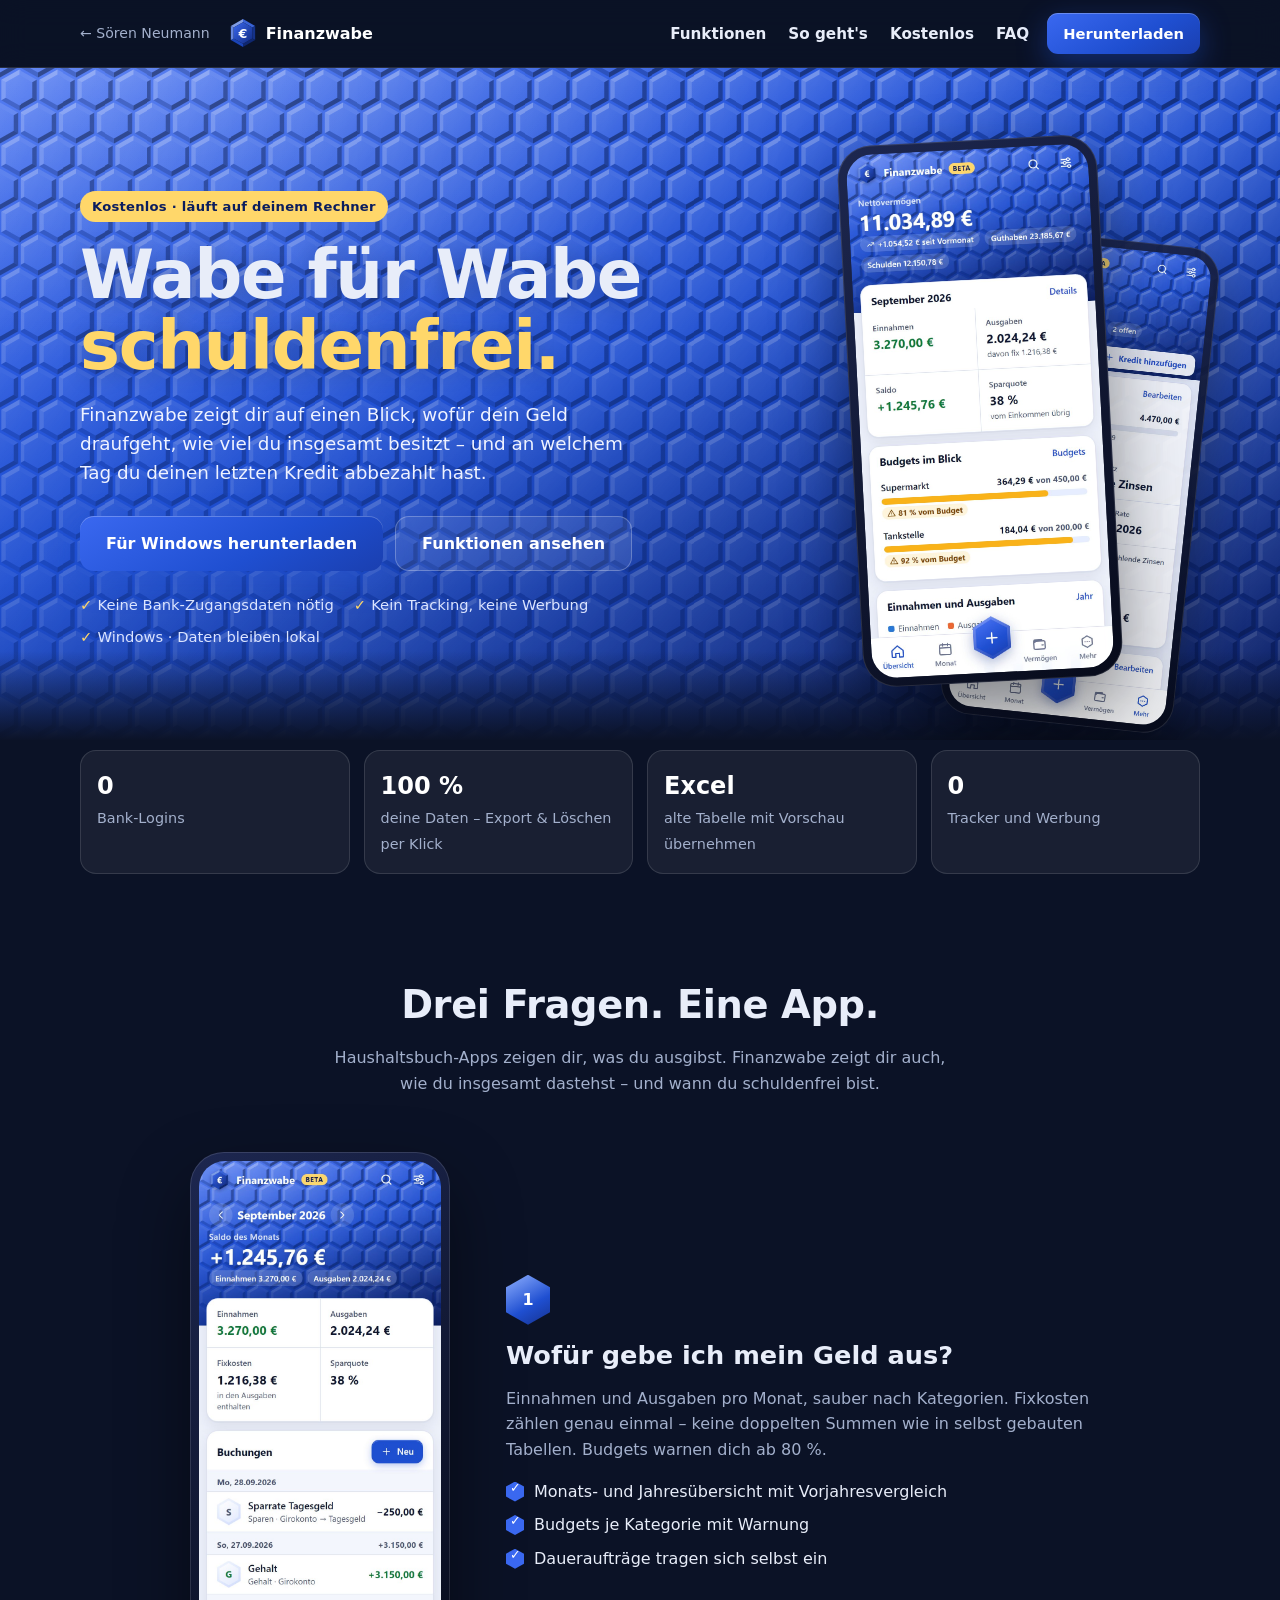
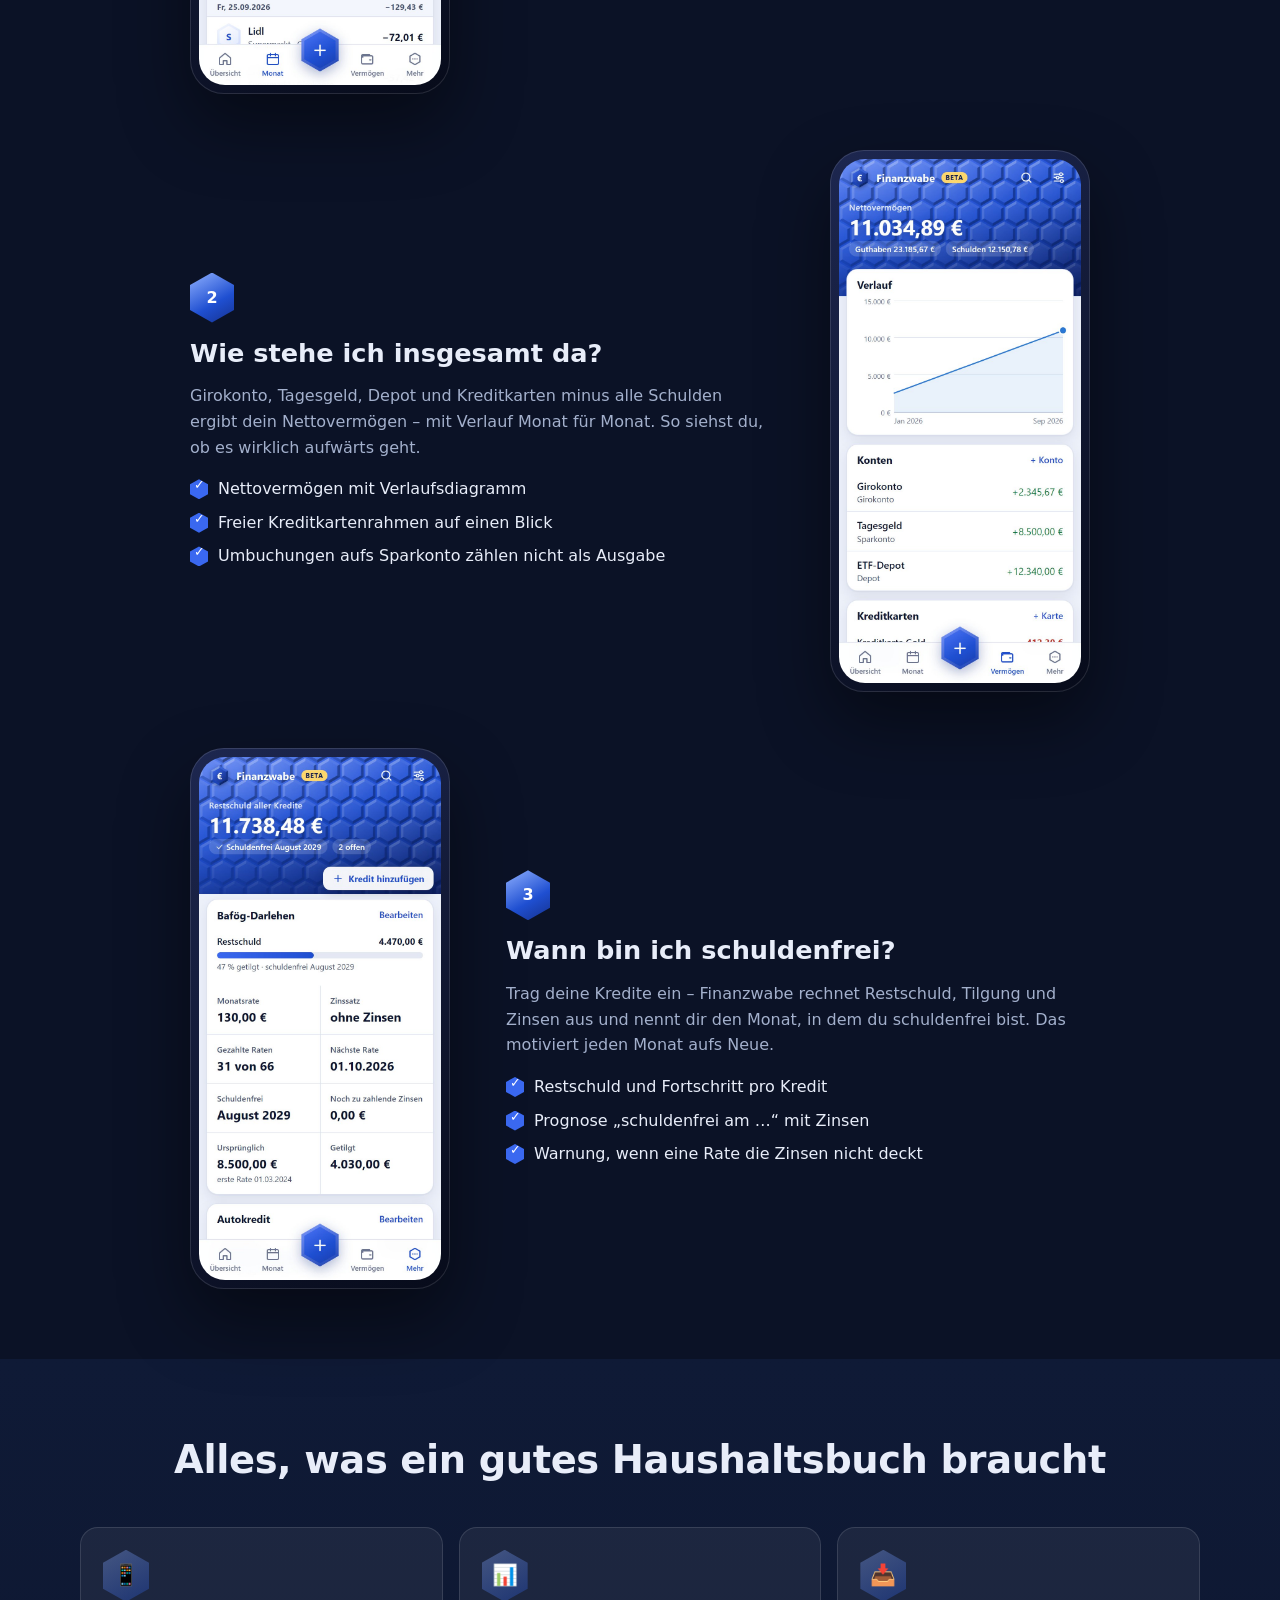
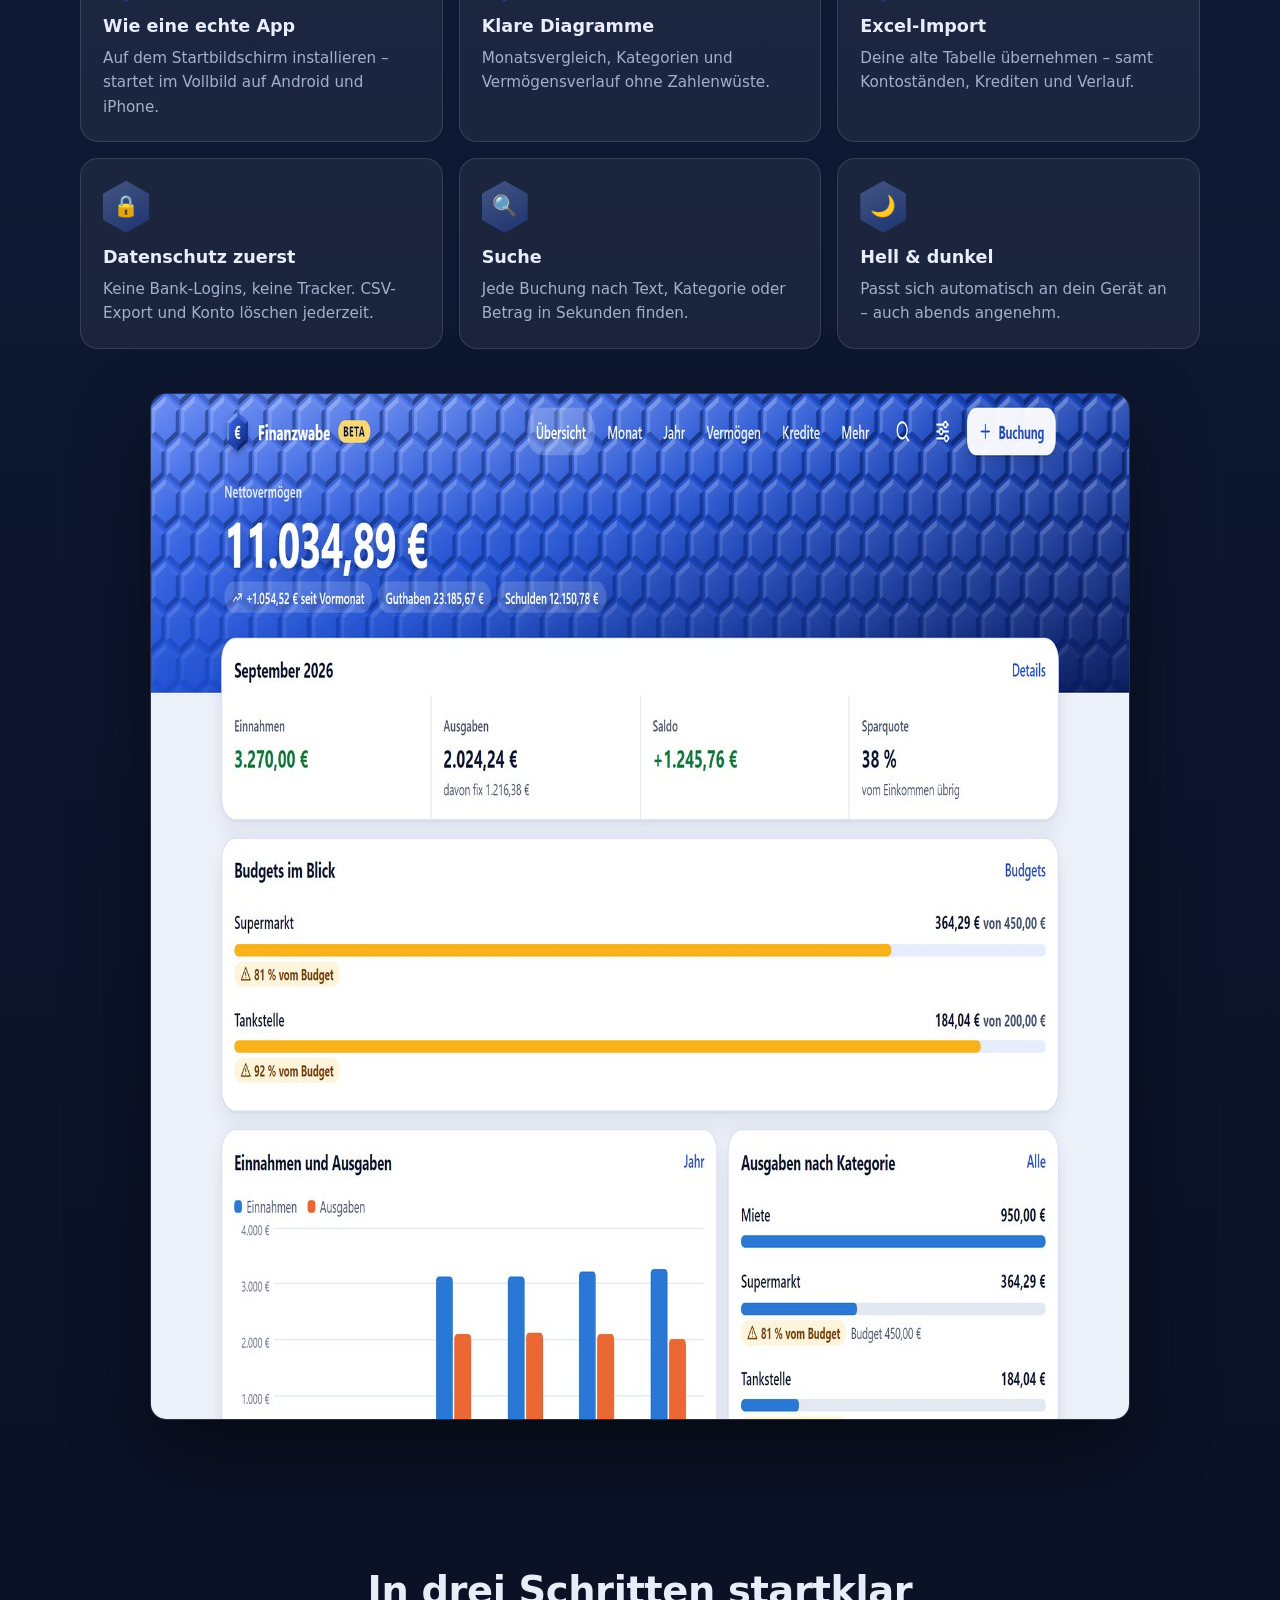
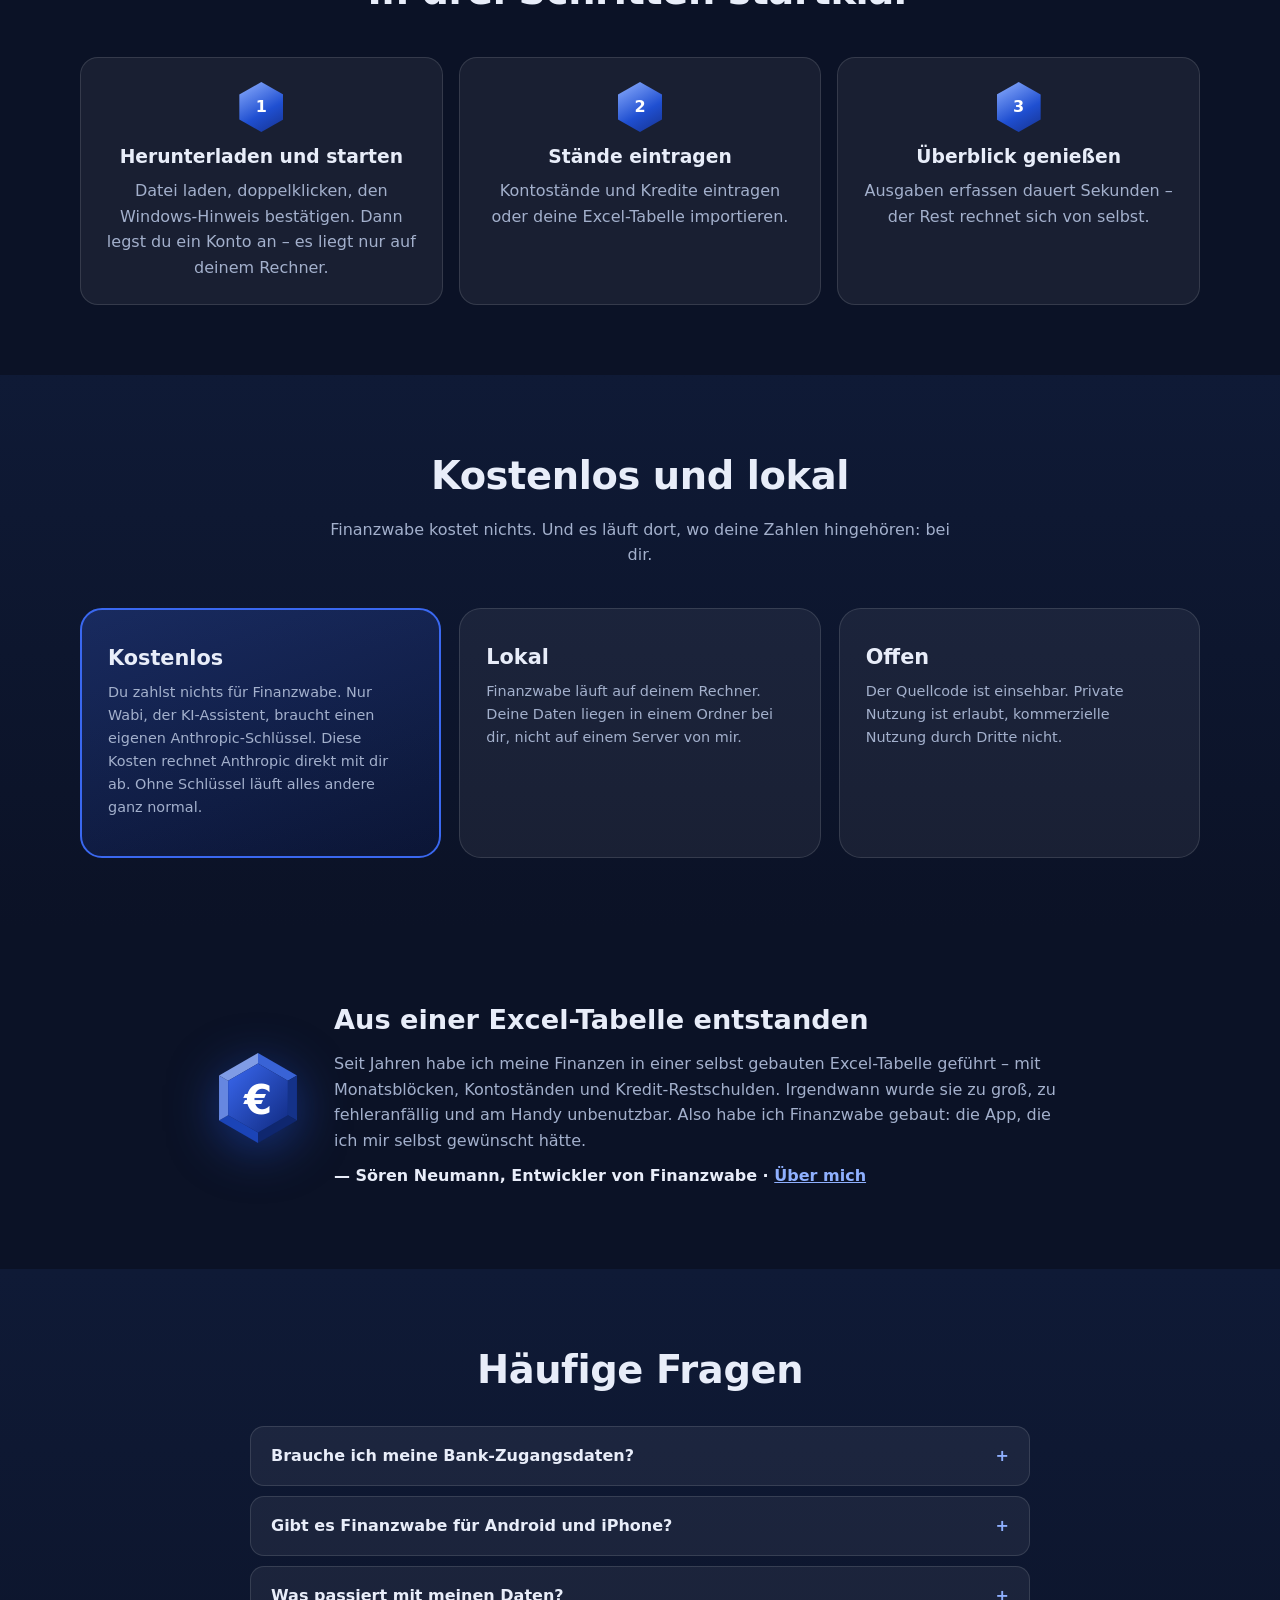
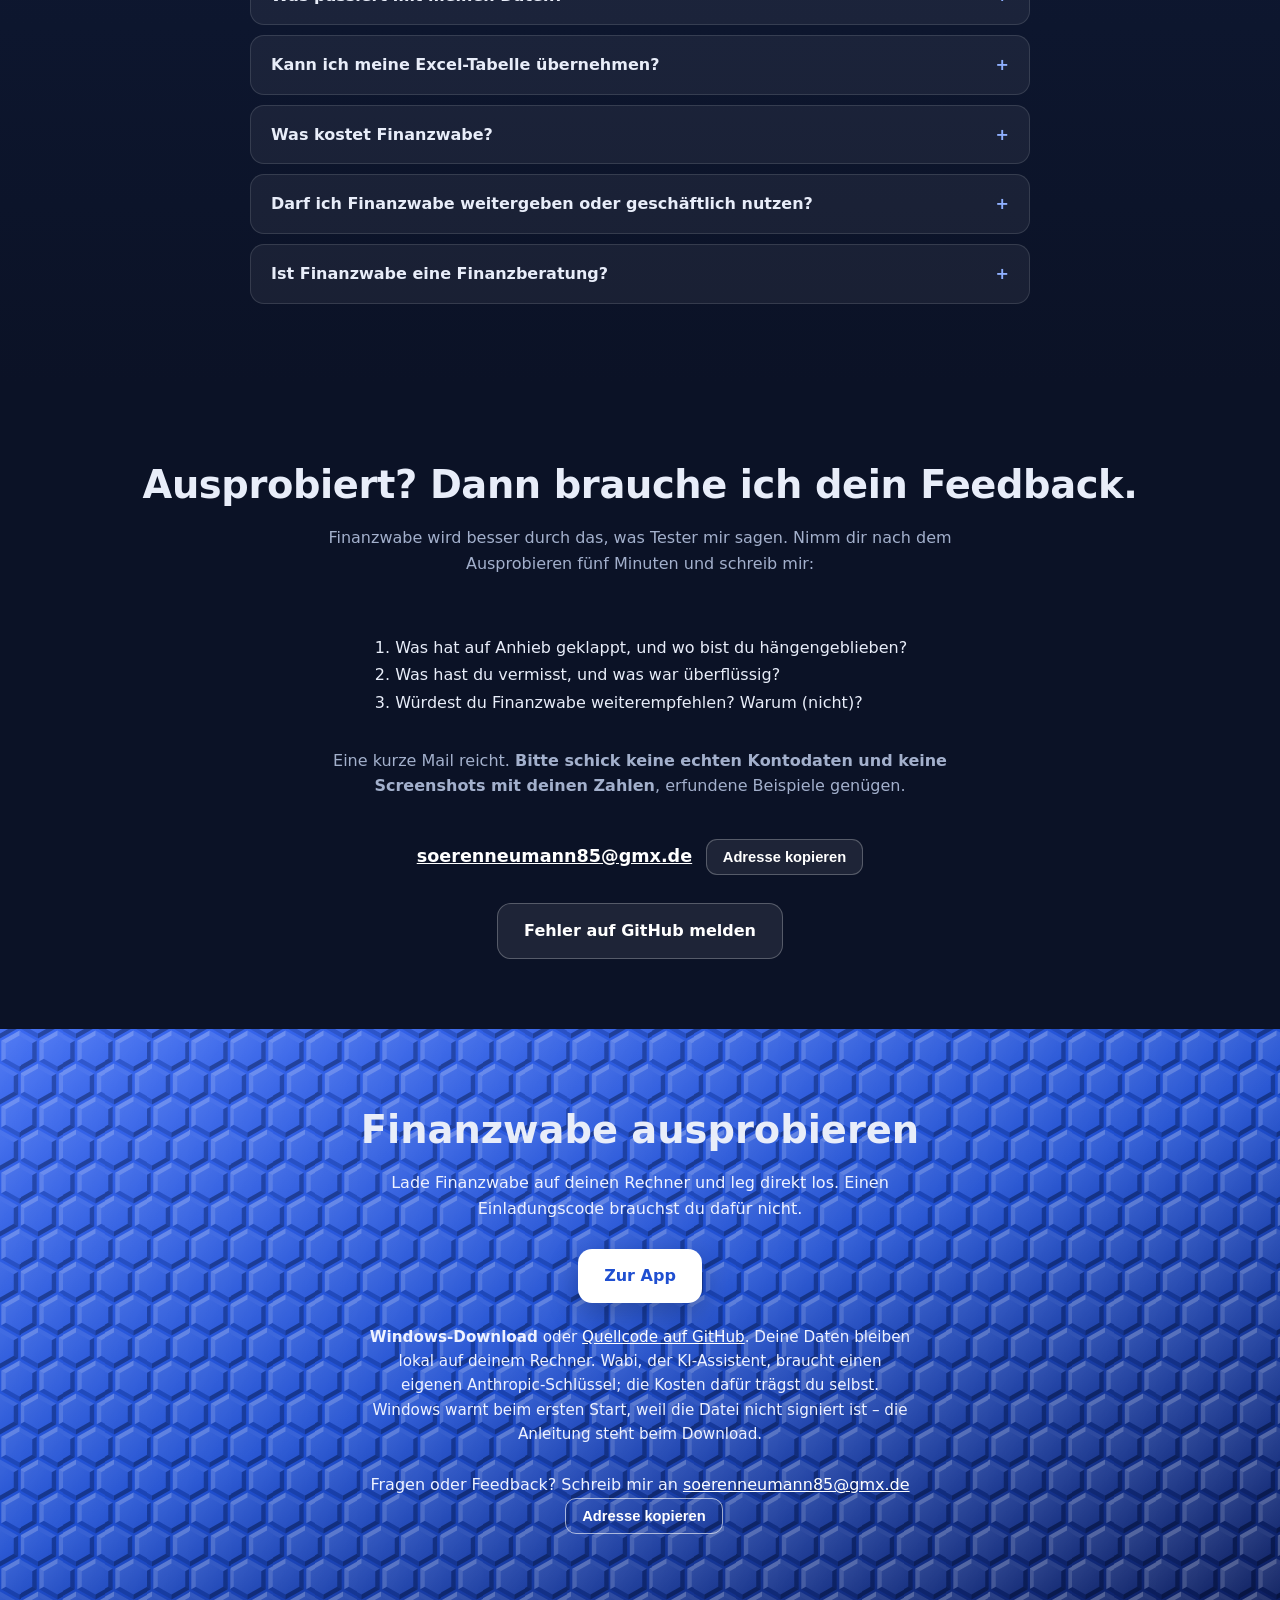
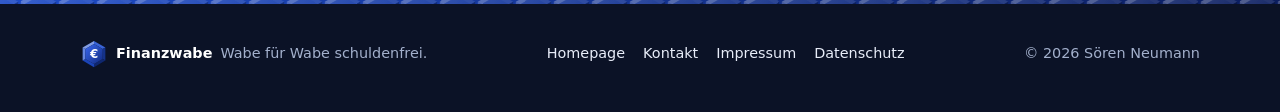
<file: finanzwabe/index.html>
<!DOCTYPE html>
<html lang="de">
<head>
    <meta charset="UTF-8">
    <meta name="viewport" content="width=device-width, initial-scale=1.0">
    <title>Finanzwabe – Wabe für Wabe schuldenfrei</title>
    <meta name="description" content="Finanzwabe: die Finanz-App für alle, die Ausgaben im Griff haben und Kredite abbauen wollen. Nettovermögen, Budgets und Schuldenfrei-Datum – ohne Bank-Login, ohne Tracking.">
    <meta name="theme-color" content="#1f4fd1">
    <meta property="og:title" content="Finanzwabe – Wabe für Wabe schuldenfrei">
    <meta property="og:description" content="Ausgaben, Vermögen und Kredite auf einen Blick. Kostenlos für Windows, läuft lokal, deine Daten bleiben bei dir.">
    <meta property="og:image" content="assets/app-desktop.jpg">
    <link rel="icon" type="image/svg+xml" href="assets/logo.svg">
    <link rel="stylesheet" href="styles.css?v=2">
</head>
<body>

<nav class="navbar">
    <div class="nav-container">
        <a href="../index.html" class="nav-back" aria-label="Zur Homepage von Sören Neumann">← Sören Neumann</a>
        <a href="#top" class="nav-brand"><img src="assets/logo.svg" alt="" width="30" height="30"> Finanzwabe</a>
        <ul class="nav-menu" id="navMenu">
            <li><a href="#fragen">Funktionen</a></li>
            <li><a href="#start">So geht's</a></li>
            <li><a href="#kostenlos">Kostenlos</a></li>
            <li><a href="#faq">FAQ</a></li>
        </ul>
        <a class="btn btn-small" href="#beta">Herunterladen</a>
        <button class="nav-toggle" id="navToggle" aria-label="Menü öffnen" aria-expanded="false">
            <span></span><span></span><span></span>
        </button>
    </div>
</nav>

<header class="hero" id="top">
    <div class="hero-inner">
        <div class="hero-text">
            <span class="badge">Kostenlos · läuft auf deinem Rechner</span>
            <h1>Wabe für Wabe<br><span class="accent">schuldenfrei.</span></h1>
            <p class="lead">Finanzwabe zeigt dir auf einen Blick, wofür dein Geld draufgeht, wie viel du insgesamt besitzt – und an welchem Tag du deinen letzten Kredit abbezahlt hast.</p>
            <div class="hero-cta">
                <a class="btn" href="#beta">Für Windows herunterladen</a>
                <a class="btn btn-ghost" href="#fragen">Funktionen ansehen</a>
            </div>
            <ul class="hero-points">
                <li>Keine Bank-Zugangsdaten nötig</li>
                <li>Kein Tracking, keine Werbung</li>
                <li>Windows · Daten bleiben lokal</li>
            </ul>
        </div>
        <div class="hero-phones" aria-hidden="true">
            <div class="phone phone-back"><img src="assets/app-kredite.jpg" alt="" width="390" height="844"></div>
            <div class="phone phone-front"><img src="assets/app-uebersicht.jpg" alt="" width="390" height="844"></div>
        </div>
    </div>
</header>

<main>
    <section class="trust">
        <div class="container trust-grid">
            <div><strong>0</strong><span>Bank-Logins</span></div>
            <div><strong>100&nbsp;%</strong><span>deine Daten – Export &amp; Löschen per Klick</span></div>
            <div><strong>Excel</strong><span>alte Tabelle mit Vorschau übernehmen</span></div>
            <div><strong>0</strong><span>Tracker und Werbung</span></div>
        </div>
    </section>

    <section class="section" id="fragen">
        <div class="container">
            <h2 class="section-title">Drei Fragen. Eine App.</h2>
            <p class="section-sub">Haushaltsbuch-Apps zeigen dir, was du ausgibst. Finanzwabe zeigt dir auch, wie du insgesamt dastehst – und wann du schuldenfrei bist.</p>

            <article class="feature-row">
                <div class="phone"><img src="assets/app-monat.jpg" alt="Monatsübersicht mit Buchungen und Ausgaben nach Kategorie" width="390" height="844" loading="lazy"></div>
                <div class="feature-text">
                    <span class="hex-number">1</span>
                    <h3>Wofür gebe ich mein Geld aus?</h3>
                    <p>Einnahmen und Ausgaben pro Monat, sauber nach Kategorien. Fixkosten zählen genau einmal – keine doppelten Summen wie in selbst gebauten Tabellen. Budgets warnen dich ab 80&nbsp;%.</p>
                    <ul class="checks">
                        <li>Monats- und Jahresübersicht mit Vorjahresvergleich</li>
                        <li>Budgets je Kategorie mit Warnung</li>
                        <li>Daueraufträge tragen sich selbst ein</li>
                    </ul>
                </div>
            </article>

            <article class="feature-row reverse">
                <div class="phone"><img src="assets/app-vermoegen.jpg" alt="Vermögensübersicht mit Verlauf des Nettovermögens" width="390" height="844" loading="lazy"></div>
                <div class="feature-text">
                    <span class="hex-number">2</span>
                    <h3>Wie stehe ich insgesamt da?</h3>
                    <p>Girokonto, Tagesgeld, Depot und Kreditkarten minus alle Schulden ergibt dein Nettovermögen – mit Verlauf Monat für Monat. So siehst du, ob es wirklich aufwärts geht.</p>
                    <ul class="checks">
                        <li>Nettovermögen mit Verlaufsdiagramm</li>
                        <li>Freier Kreditkartenrahmen auf einen Blick</li>
                        <li>Umbuchungen aufs Sparkonto zählen nicht als Ausgabe</li>
                    </ul>
                </div>
            </article>

            <article class="feature-row">
                <div class="phone"><img src="assets/app-kredite.jpg" alt="Kreditübersicht mit Restschuld und Datum der Schuldenfreiheit" width="390" height="844" loading="lazy"></div>
                <div class="feature-text">
                    <span class="hex-number">3</span>
                    <h3>Wann bin ich schuldenfrei?</h3>
                    <p>Trag deine Kredite ein – Finanzwabe rechnet Restschuld, Tilgung und Zinsen aus und nennt dir den Monat, in dem du schuldenfrei bist. Das motiviert jeden Monat aufs Neue.</p>
                    <ul class="checks">
                        <li>Restschuld und Fortschritt pro Kredit</li>
                        <li>Prognose „schuldenfrei am …“ mit Zinsen</li>
                        <li>Warnung, wenn eine Rate die Zinsen nicht deckt</li>
                    </ul>
                </div>
            </article>
        </div>
    </section>

    <section class="section section-alt">
        <div class="container">
            <h2 class="section-title">Alles, was ein gutes Haushaltsbuch braucht</h2>
            <div class="features-grid">
                <div class="feature-card"><span class="hex-icon">📱</span><h3>Wie eine echte App</h3><p>Auf dem Startbildschirm installieren – startet im Vollbild auf Android und iPhone.</p></div>
                <div class="feature-card"><span class="hex-icon">📊</span><h3>Klare Diagramme</h3><p>Monatsvergleich, Kategorien und Vermögensverlauf ohne Zahlenwüste.</p></div>
                <div class="feature-card"><span class="hex-icon">📥</span><h3>Excel-Import</h3><p>Deine alte Tabelle übernehmen – samt Kontoständen, Krediten und Verlauf.</p></div>
                <div class="feature-card"><span class="hex-icon">🔒</span><h3>Datenschutz zuerst</h3><p>Keine Bank-Logins, keine Tracker. CSV-Export und Konto löschen jederzeit.</p></div>
                <div class="feature-card"><span class="hex-icon">🔍</span><h3>Suche</h3><p>Jede Buchung nach Text, Kategorie oder Betrag in Sekunden finden.</p></div>
                <div class="feature-card"><span class="hex-icon">🌙</span><h3>Hell &amp; dunkel</h3><p>Passt sich automatisch an dein Gerät an – auch abends angenehm.</p></div>
            </div>
            <div class="desktop-shot">
                <img src="assets/app-desktop.jpg" alt="Finanzwabe am PC: Übersicht mit Nettovermögen, Monatszahlen und Budgets" width="1600" height="1025" loading="lazy">
            </div>
        </div>
    </section>

    <section class="section" id="start">
        <div class="container">
            <h2 class="section-title">In drei Schritten startklar</h2>
            <ol class="steps">
                <li><span class="hex-number">1</span><h3>Herunterladen und starten</h3><p>Datei laden, doppelklicken, den Windows-Hinweis bestätigen. Dann legst du ein Konto an – es liegt nur auf deinem Rechner.</p></li>
                <li><span class="hex-number">2</span><h3>Stände eintragen</h3><p>Kontostände und Kredite eintragen oder deine Excel-Tabelle importieren.</p></li>
                <li><span class="hex-number">3</span><h3>Überblick genießen</h3><p>Ausgaben erfassen dauert Sekunden – der Rest rechnet sich von selbst.</p></li>
            </ol>
        </div>
    </section>

    <section class="section section-alt" id="kostenlos">
        <div class="container">
            <h2 class="section-title">Kostenlos und lokal</h2>
            <p class="section-sub">Finanzwabe kostet nichts. Und es läuft dort, wo deine Zahlen hingehören: bei dir.</p>
            <div class="pricing">
                <div class="price-card highlight">
                    <h3>Kostenlos</h3>
                    <p class="price-note">Du zahlst nichts für Finanzwabe. Nur Wabi, der KI-Assistent, braucht einen eigenen Anthropic-Schlüssel. Diese Kosten rechnet Anthropic direkt mit dir ab. Ohne Schlüssel läuft alles andere ganz normal.</p>
                </div>
                <div class="price-card">
                    <h3>Lokal</h3>
                    <p class="price-note">Finanzwabe läuft auf deinem Rechner. Deine Daten liegen in einem Ordner bei dir, nicht auf einem Server von mir.</p>
                </div>
                <div class="price-card">
                    <h3>Offen</h3>
                    <p class="price-note">Der Quellcode ist einsehbar. Private Nutzung ist erlaubt, kommerzielle Nutzung durch Dritte nicht.</p>
                </div>
            </div>
        </div>
    </section>

    <section class="section" id="story">
        <div class="container story">
            <img src="assets/logo.svg" alt="" width="96" height="96">
            <div>
                <h2>Aus einer Excel-Tabelle entstanden</h2>
                <p>Seit Jahren habe ich meine Finanzen in einer selbst gebauten Excel-Tabelle geführt – mit Monatsblöcken, Kontoständen und Kredit-Restschulden. Irgendwann wurde sie zu groß, zu fehleranfällig und am Handy unbenutzbar. Also habe ich Finanzwabe gebaut: die App, die ich mir selbst gewünscht hätte.</p>
                <p class="signature">— Sören Neumann, Entwickler von Finanzwabe · <a href="../index.html">Über mich</a></p>
            </div>
        </div>
    </section>

    <section class="section section-alt" id="faq">
        <div class="container faq">
            <h2 class="section-title">Häufige Fragen</h2>
            <details><summary>Brauche ich meine Bank-Zugangsdaten?</summary><p>Nein. Finanzwabe verbindet sich mit keiner Bank. Du trägst Buchungen selbst ein oder importierst sie aus Excel. Deine Bank-Zugangsdaten bleiben da, wo sie hingehören: bei dir.</p></details>
            <details><summary>Gibt es Finanzwabe für Android und iPhone?</summary><p>Aktuell als Windows-Programm. Auf dem Smartphone nur, wenn du die Entwickler-Variante im eigenen WLAN startest (Anleitung in der README auf GitHub).</p></details>
            <details><summary>Was passiert mit meinen Daten?</summary><p>Sie werden nur für die App verwendet, nicht verkauft und nicht für Werbung genutzt. Du kannst jederzeit alles als CSV exportieren oder dein Konto mit allen Daten sofort löschen.</p></details>
            <details><summary>Kann ich meine Excel-Tabelle übernehmen?</summary><p>Ja. Tabellen mit Datum, Betrag und Beschreibung pro Zeile werden erkannt, die Kategorien automatisch zugeordnet. Vor dem Import siehst du eine Vorschau.</p></details>
            <details><summary>Was kostet Finanzwabe?</summary><p>Nichts. Du kannst Finanzwabe privat so lange nutzen, wie du willst. Kosten entstehen nur, wenn du Wabi einschaltest: Dann rechnet Anthropic die Anfragen über deinen eigenen Schlüssel ab. Dabei gehen die für eine Frage nötigen Zahlen an Anthropic. Ohne Schlüssel bleibt alles auf deinem Rechner.</p></details>
            <details><summary>Darf ich Finanzwabe weitergeben oder geschäftlich nutzen?</summary><p>Ausprobieren, privat nutzen und den Code ansehen: ja. Damit Geld verdienen, zum Beispiel verkaufen oder als Dienst anbieten: nein.</p></details>
            <details><summary>Ist Finanzwabe eine Finanzberatung?</summary><p>Nein. Finanzwabe ist ein Werkzeug für deinen Überblick. Alle Berechnungen beruhen auf deinen Eingaben; maßgeblich sind die Unterlagen deiner Bank.</p></details>
        </div>
    </section>

    <section class="section" id="feedback">
        <div class="container feedback">
            <h2 class="section-title">Ausprobiert? Dann brauche ich dein Feedback.</h2>
            <p class="section-sub">Finanzwabe wird besser durch das, was Tester mir sagen. Nimm dir nach dem Ausprobieren fünf Minuten und schreib mir:</p>
            <ol class="feedback-list">
                <li>Was hat auf Anhieb geklappt, und wo bist du hängengeblieben?</li>
                <li>Was hast du vermisst, und was war überflüssig?</li>
                <li>Würdest du Finanzwabe weiterempfehlen? Warum (nicht)?</li>
            </ol>
            <p class="section-sub">Eine kurze Mail reicht. <strong>Bitte schick keine echten Kontodaten und keine Screenshots mit deinen Zahlen</strong>, erfundene Beispiele genügen.</p>
            <p class="feedback-mail">
                <a class="mail-address" href="mailto:soerenneumann85@gmx.de">soerenneumann85@gmx.de</a>
                <button class="btn btn-ghost btn-small copy-mail" type="button">Adresse kopieren</button>
            </p>
            <div class="hero-cta">
                <a class="btn btn-ghost" href="https://github.com/Soerenneumann1985/finanzwabe/issues/new">Fehler auf GitHub melden</a>
            </div>
        </div>
    </section>

    <section class="cta-band" id="beta">
        <div class="container">
            <h2>Finanzwabe ausprobieren</h2>
            <p>Lade Finanzwabe auf deinen Rechner und leg direkt los. Einen Einladungscode brauchst du dafür nicht.</p>
            <div class="hero-cta">
                <a class="btn btn-light" href="https://github.com/Soerenneumann1985/finanzwabe/releases/latest">Zur App</a>
            </div>
            <p class="cta-note">
                <strong>Windows-Download</strong> oder <a href="https://github.com/Soerenneumann1985/finanzwabe">Quellcode auf GitHub</a>.
                Deine Daten bleiben lokal auf deinem Rechner. Wabi, der KI-Assistent, braucht einen eigenen
                Anthropic-Schlüssel; die Kosten dafür trägst du selbst.
                Windows warnt beim ersten Start, weil die Datei nicht signiert ist – die Anleitung steht beim Download.
            </p>
            <p class="cta-contact">
                Fragen oder Feedback? Schreib mir an
                <a class="mail-address" href="mailto:soerenneumann85@gmx.de">soerenneumann85@gmx.de</a>
                <button class="btn btn-ghost-light btn-small copy-mail" type="button">Adresse kopieren</button>
            </p>
        </div>
    </section>
</main>

<footer class="footer">
    <div class="container footer-inner">
        <div class="footer-brand"><img src="assets/logo.svg" alt="" width="28" height="28"> Finanzwabe <span>Wabe für Wabe schuldenfrei.</span></div>
        <div class="footer-links">
            <a href="../index.html">Homepage</a>
            <a href="mailto:soerenneumann85@gmx.de?subject=Finanzwabe">Kontakt</a>
            <a href="../impressum.html">Impressum</a>
            <a href="../datenschutz.html">Datenschutz</a>
        </div>
        <p>&copy; 2026 Sören Neumann</p>
    </div>
</footer>

<script src="script.js?v=2" defer></script>
</body>
</html>
</file>
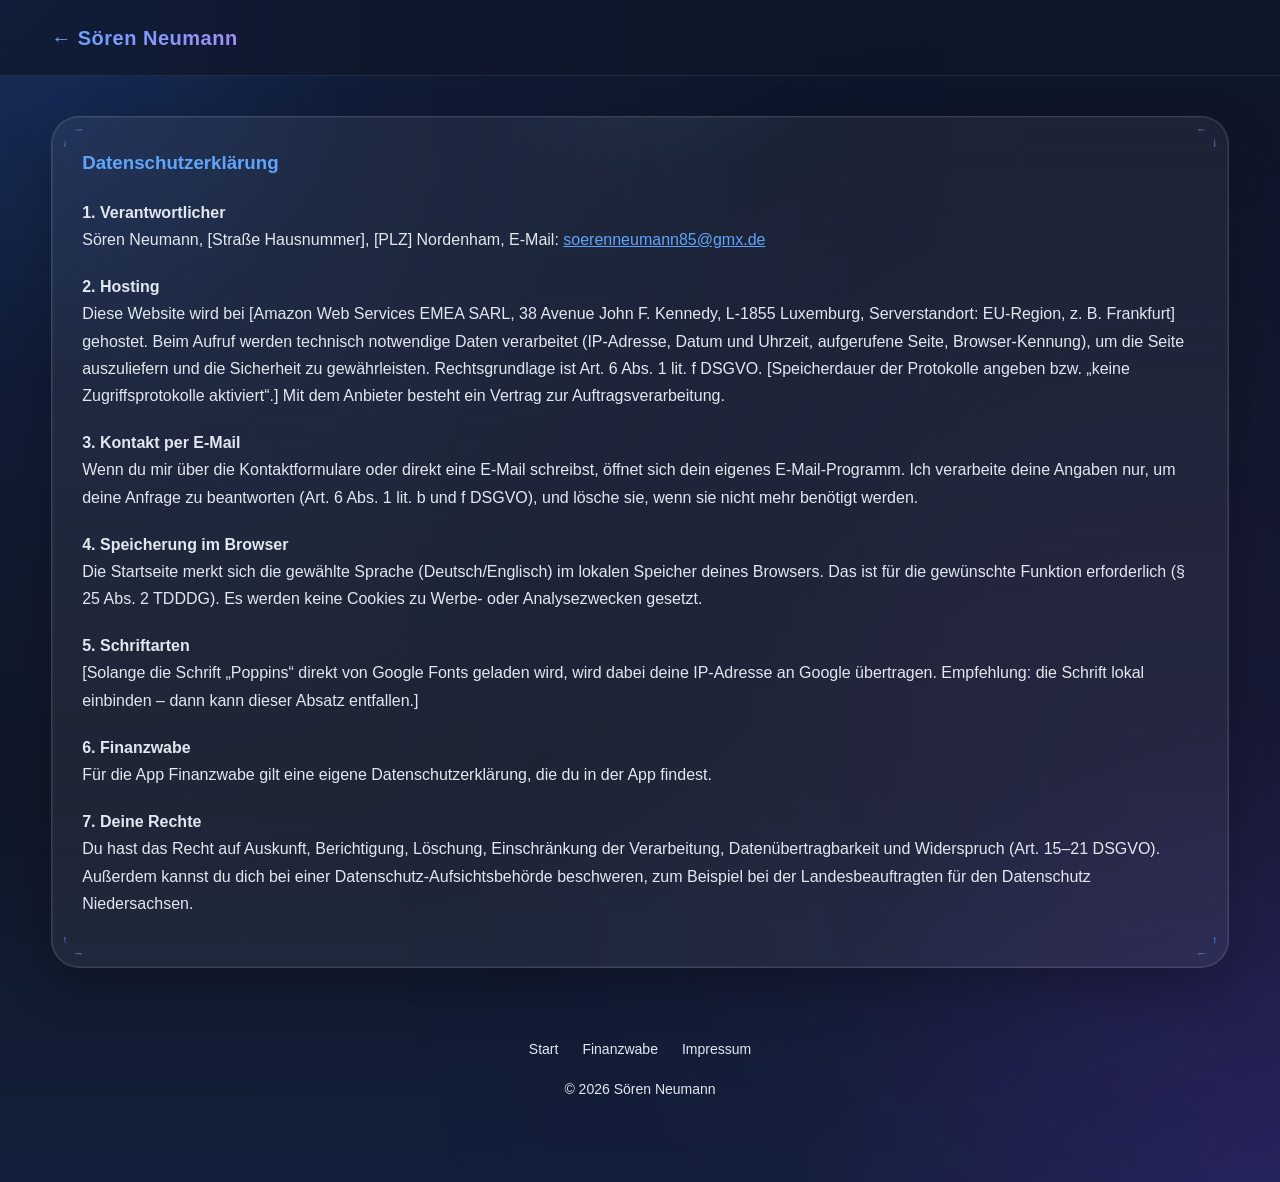
<file: datenschutz.html>
<!DOCTYPE html>
<html lang="de">
<head>
    <meta charset="UTF-8">
    <meta name="viewport" content="width=device-width, initial-scale=1.0">
    <title>Datenschutz | Sören Neumann</title>
    <meta name="robots" content="noindex">
    <link rel="stylesheet" href="stylesheet1.css">
</head>
<body>
<nav class="navbar">
    <div class="nav-container">
        <a href="index.html" class="nav-logo">← Sören Neumann</a>
    </div>
</nav>
<div class="container">
    <section class="card legal-page">
        <!-- ENTWURF: Platzhalter in [eckigen Klammern] vor der Veröffentlichung ersetzen und prüfen lassen. -->
        <h3>Datenschutzerklärung</h3>

        <p><strong>1. Verantwortlicher</strong><br>Sören Neumann, [Straße Hausnummer], [PLZ] Nordenham, E-Mail: <a href="mailto:soerenneumann85@gmx.de">soerenneumann85@gmx.de</a></p>

        <p><strong>2. Hosting</strong><br>Diese Website wird bei [Amazon Web Services EMEA SARL, 38 Avenue John F. Kennedy, L-1855 Luxemburg, Serverstandort: EU-Region, z. B. Frankfurt] gehostet. Beim Aufruf werden technisch notwendige Daten verarbeitet (IP-Adresse, Datum und Uhrzeit, aufgerufene Seite, Browser-Kennung), um die Seite auszuliefern und die Sicherheit zu gewährleisten. Rechtsgrundlage ist Art. 6 Abs. 1 lit. f DSGVO. [Speicherdauer der Protokolle angeben bzw. „keine Zugriffsprotokolle aktiviert“.] Mit dem Anbieter besteht ein Vertrag zur Auftragsverarbeitung.</p>

        <p><strong>3. Kontakt per E-Mail</strong><br>Wenn du mir über die Kontaktformulare oder direkt eine E-Mail schreibst, öffnet sich dein eigenes E-Mail-Programm. Ich verarbeite deine Angaben nur, um deine Anfrage zu beantworten (Art. 6 Abs. 1 lit. b und f DSGVO), und lösche sie, wenn sie nicht mehr benötigt werden.</p>

        <p><strong>4. Speicherung im Browser</strong><br>Die Startseite merkt sich die gewählte Sprache (Deutsch/Englisch) im lokalen Speicher deines Browsers. Das ist für die gewünschte Funktion erforderlich (§ 25 Abs. 2 TDDDG). Es werden keine Cookies zu Werbe- oder Analysezwecken gesetzt.</p>

        <p><strong>5. Schriftarten</strong><br>[Solange die Schrift „Poppins“ direkt von Google Fonts geladen wird, wird dabei deine IP-Adresse an Google übertragen. Empfehlung: die Schrift lokal einbinden – dann kann dieser Absatz entfallen.]</p>

        <p><strong>6. Finanzwabe</strong><br>Für die App Finanzwabe gilt eine eigene Datenschutzerklärung, die du in der App findest.</p>

        <p><strong>7. Deine Rechte</strong><br>Du hast das Recht auf Auskunft, Berichtigung, Löschung, Einschränkung der Verarbeitung, Datenübertragbarkeit und Widerspruch (Art. 15–21 DSGVO). Außerdem kannst du dich bei einer Datenschutz-Aufsichtsbehörde beschweren, zum Beispiel bei der Landesbeauftragten für den Datenschutz Niedersachsen.</p>
    </section>
</div>
<footer class="site-footer">
    <div class="footer-links">
        <a href="index.html">Start</a>
        <a href="finanzwabe/index.html">Finanzwabe</a>
        <a href="impressum.html">Impressum</a>
    </div>
    <p>&copy; 2026 Sören Neumann</p>
</footer>
</body>
</html>
</file>
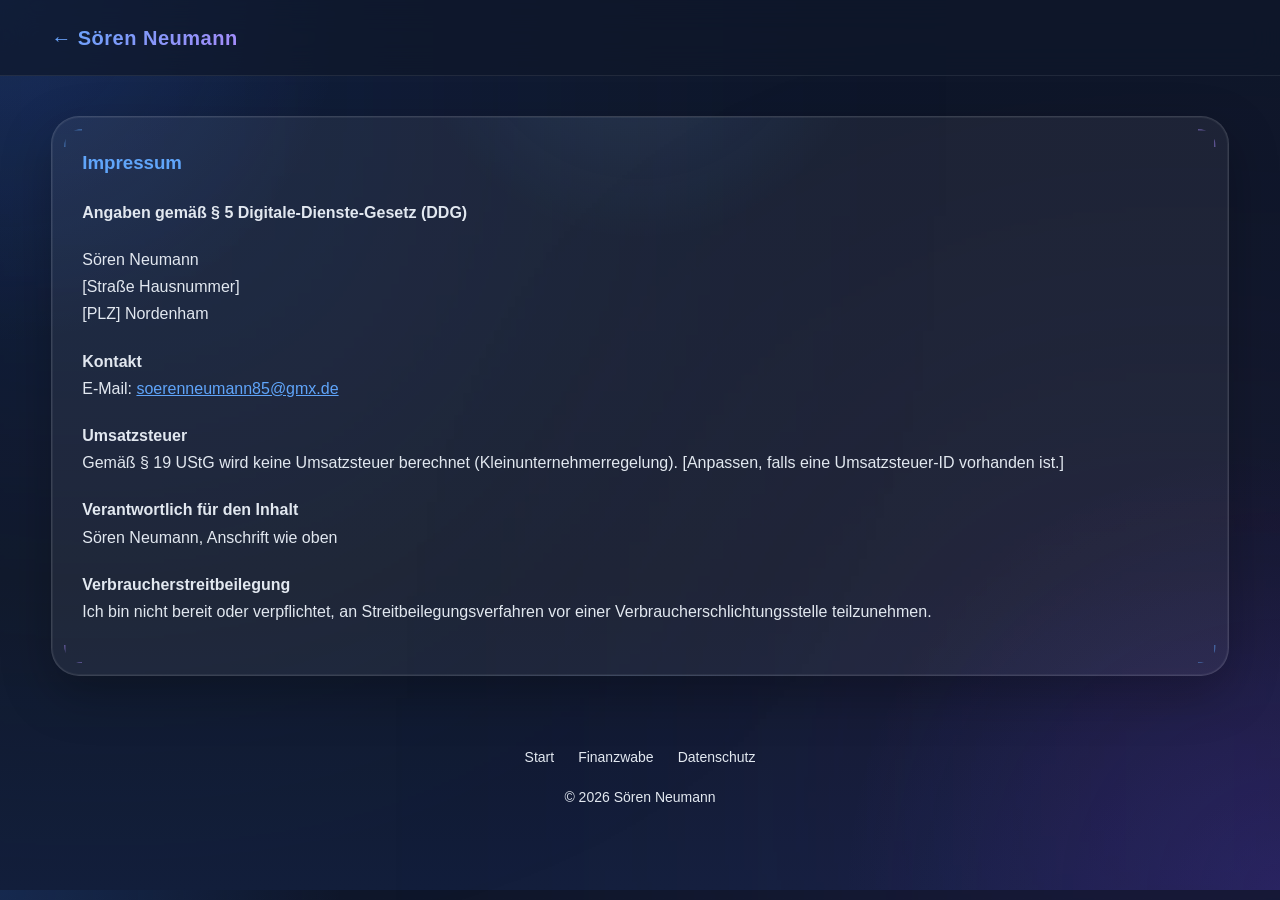
<file: impressum.html>
<!DOCTYPE html>
<html lang="de">
<head>
    <meta charset="UTF-8">
    <meta name="viewport" content="width=device-width, initial-scale=1.0">
    <title>Impressum | Sören Neumann</title>
    <meta name="robots" content="noindex">
    <link rel="stylesheet" href="stylesheet1.css">
</head>
<body>
<nav class="navbar">
    <div class="nav-container">
        <a href="index.html" class="nav-logo">← Sören Neumann</a>
    </div>
</nav>
<div class="container">
    <section class="card legal-page">
        <!-- ENTWURF: Platzhalter in [eckigen Klammern] vor der Veröffentlichung ersetzen und prüfen lassen. -->
        <h3>Impressum</h3>
        <p><strong>Angaben gemäß § 5 Digitale-Dienste-Gesetz (DDG)</strong></p>
        <p>Sören Neumann<br>[Straße Hausnummer]<br>[PLZ] Nordenham</p>
        <p><strong>Kontakt</strong><br>E-Mail: <a href="mailto:soerenneumann85@gmx.de">soerenneumann85@gmx.de</a></p>
        <p><strong>Umsatzsteuer</strong><br>Gemäß § 19 UStG wird keine Umsatzsteuer berechnet (Kleinunternehmerregelung). [Anpassen, falls eine Umsatzsteuer-ID vorhanden ist.]</p>
        <p><strong>Verantwortlich für den Inhalt</strong><br>Sören Neumann, Anschrift wie oben</p>
        <p><strong>Verbraucherstreitbeilegung</strong><br>Ich bin nicht bereit oder verpflichtet, an Streitbeilegungsverfahren vor einer Verbraucherschlichtungsstelle teilzunehmen.</p>
    </section>
</div>
<footer class="site-footer">
    <div class="footer-links">
        <a href="index.html">Start</a>
        <a href="finanzwabe/index.html">Finanzwabe</a>
        <a href="datenschutz.html">Datenschutz</a>
    </div>
    <p>&copy; 2026 Sören Neumann</p>
</footer>
</body>
</html>
</file>
<file: finanzwabe/styles.css>
/* Finanzwabe – Produktseite. Königsblau mit 3D-Waben auf dem dunklen Stil der Homepage. */

:root {
    --bg: #0b1226;
    --bg-alt: #0f1a36;
    --surface: rgba(255, 255, 255, 0.06);
    --border: rgba(255, 255, 255, 0.12);
    --text: #e8edf9;
    --muted: #a3b0cc;
    --royal: #1f4fd1;
    --royal-bright: #3a68f0;
    --royal-light: #8fb0ff;
    --band-3: #0b1d5e;
    --gold: #ffd76a;
    --nav-height: 68px;
    --font: system-ui, -apple-system, "Segoe UI", Roboto, sans-serif;
}

* { margin: 0; padding: 0; box-sizing: border-box; }
html { scroll-behavior: smooth; }
body {
    font-family: var(--font);
    background: var(--bg);
    color: var(--text);
    line-height: 1.6;
    overflow-x: hidden;
}
img { max-width: 100%; display: block; }
a { color: var(--royal-light); }
section, header { scroll-margin-top: calc(var(--nav-height) + 12px); }
.container { width: min(1120px, 100% - 32px); margin: 0 auto; }

/* ---------- Buttons ---------- */
.btn {
    display: inline-flex;
    align-items: center;
    justify-content: center;
    gap: 8px;
    padding: 14px 26px;
    border-radius: 14px;
    font-weight: 650;
    text-decoration: none;
    color: #fff;
    background: linear-gradient(150deg, var(--royal-bright), var(--royal) 60%, #1a3fb0);
    box-shadow: 0 1px 0 rgba(255, 255, 255, 0.25) inset, 0 10px 30px rgba(31, 79, 209, 0.45);
    transition: transform 0.2s, box-shadow 0.2s;
}
.btn:hover { transform: translateY(-2px); box-shadow: 0 14px 36px rgba(58, 104, 240, 0.55); }
.btn-small { padding: 9px 16px; font-size: 0.92rem; border-radius: 11px; white-space: nowrap; }
@media (max-width: 420px) {
    .btn-small { padding: 8px 12px; font-size: 0.85rem; }
    .nav-container { gap: 10px; }
}
.btn-ghost { background: rgba(255, 255, 255, 0.08); border: 1px solid rgba(255, 255, 255, 0.25); box-shadow: none; }
.btn-light { background: #fff; color: var(--royal); box-shadow: 0 10px 30px rgba(0, 0, 0, 0.25); }
.btn-ghost-light { background: transparent; border: 1.5px solid rgba(255, 255, 255, 0.6); box-shadow: none; }

/* ---------- Navigation ---------- */
.navbar {
    position: sticky;
    top: 0;
    z-index: 50;
    height: var(--nav-height);
    display: flex;
    align-items: center;
    background: rgba(11, 18, 38, 0.78);
    backdrop-filter: blur(14px);
    -webkit-backdrop-filter: blur(14px);
    border-bottom: 1px solid var(--border);
}
.nav-container { width: min(1120px, 100% - 32px); margin: 0 auto; display: flex; align-items: center; gap: 18px; }
.nav-back { color: var(--muted); text-decoration: none; font-size: 0.88rem; white-space: nowrap; }
.nav-back:hover { color: #fff; }
.nav-brand { display: flex; align-items: center; gap: 8px; color: #fff; font-weight: 750; text-decoration: none; margin-right: auto; }
.nav-menu { list-style: none; display: flex; gap: 22px; }
.nav-menu a { color: var(--text); text-decoration: none; font-weight: 550; font-size: 0.95rem; }
.nav-menu a:hover { color: var(--royal-light); }
.nav-toggle { display: none; flex-direction: column; gap: 5px; background: none; border: 0; padding: 8px; cursor: pointer; }
.nav-toggle span { width: 22px; height: 2px; background: #fff; border-radius: 2px; }

@media (max-width: 820px) {
    .nav-toggle { display: flex; }
    .nav-back { display: none; }
    .nav-menu {
        position: fixed;
        top: var(--nav-height);
        left: 0;
        right: 0;
        flex-direction: column;
        gap: 0;
        background: rgba(11, 18, 38, 0.97);
        max-height: 0;
        overflow: hidden;
        transition: max-height 0.3s ease;
    }
    .nav-menu.open { max-height: 320px; border-bottom: 1px solid var(--border); }
    .nav-menu a { display: block; padding: 14px 20px; }
}

/* ---------- Hero with the 3D honeycomb ---------- */
.hero {
    position: relative;
    isolation: isolate;
    overflow: hidden;
    background:
        radial-gradient(90% 80% at 10% 0%, rgba(255, 255, 255, 0.16), transparent 55%),
        linear-gradient(160deg, var(--royal-bright) 0%, var(--royal) 45%, var(--band-3) 100%);
    padding: 72px 0 40px;
}
.hero::before {
    content: "";
    position: absolute;
    inset: 0;
    z-index: -1;
    background: url("assets/honeycomb.svg") repeat;
    background-size: 38.105px 66px;
    -webkit-mask-image: linear-gradient(to bottom, #000, rgba(0, 0, 0, 0.35));
    mask-image: linear-gradient(to bottom, #000, rgba(0, 0, 0, 0.35));
}
.hero::after {
    content: "";
    position: absolute;
    left: 0;
    right: 0;
    bottom: -1px;
    height: 90px;
    z-index: -1;
    background: linear-gradient(to bottom, transparent, var(--bg));
}
.hero-inner { width: min(1120px, 100% - 32px); margin: 0 auto; display: grid; grid-template-columns: 1.1fr 1fr; gap: 40px; align-items: center; }
.badge {
    display: inline-block;
    padding: 5px 12px;
    border-radius: 999px;
    background: var(--gold);
    color: var(--band-3);
    font-weight: 750;
    font-size: 0.82rem;
    letter-spacing: 0.02em;
}
.hero h1 { font-size: clamp(2.6rem, 6vw, 4.2rem); line-height: 1.05; margin: 18px 0; letter-spacing: -0.02em; text-shadow: 0 4px 24px rgba(0, 0, 0, 0.2); }
.hero h1 .accent { color: var(--gold); }
.lead { font-size: 1.15rem; max-width: 34em; color: #eef2ff; }
.hero-cta { display: flex; flex-wrap: wrap; gap: 12px; margin-top: 28px; }
.hero-points { list-style: none; display: flex; flex-wrap: wrap; gap: 8px 20px; margin-top: 22px; font-size: 0.92rem; color: #dbe4ff; }
.hero-points li::before { content: "✓ "; color: var(--gold); font-weight: 800; }

.hero-phones { position: relative; height: 560px; }
.phone {
    border-radius: 34px;
    padding: 9px;
    background: linear-gradient(145deg, #1d2750, #070b1a);
    box-shadow: 0 30px 70px rgba(0, 0, 0, 0.45), inset 0 0 0 1px rgba(255, 255, 255, 0.12);
    width: 260px;
    flex: none;
}
.phone img { border-radius: 26px; width: 100%; height: auto; }
.hero-phones .phone { position: absolute; }
.phone-front { right: 90px; top: 0; transform: rotate(-3deg); }
.phone-back { right: -10px; top: 70px; transform: rotate(6deg) scale(0.9); opacity: 0.92; }

@media (max-width: 900px) {
    .hero-inner { grid-template-columns: 1fr; }
    .hero-phones { height: 460px; max-width: 420px; margin: 10px auto 0; width: 100%; }
    .phone { width: 210px; }
    .phone-front { right: auto; left: 8%; }
    .phone-back { right: 4%; }
}

/* ---------- Trust bar ---------- */
.trust { padding: 10px 0 30px; }
.trust-grid { display: grid; grid-template-columns: repeat(4, 1fr); gap: 14px; }
.trust-grid div { background: var(--surface); border: 1px solid var(--border); border-radius: 16px; padding: 16px; }
.trust-grid strong { display: block; font-size: 1.5rem; color: #fff; }
.trust-grid span { color: var(--muted); font-size: 0.9rem; }
@media (max-width: 800px) { .trust-grid { grid-template-columns: 1fr 1fr; } }

/* ---------- Sections ---------- */
.section { padding: 70px 0; }
.section-alt { background: linear-gradient(180deg, var(--bg-alt), var(--bg)); }
.section-title { text-align: center; font-size: clamp(1.8rem, 4vw, 2.4rem); letter-spacing: -0.01em; }
.section-sub { text-align: center; color: var(--muted); max-width: 40em; margin: 10px auto 40px; }

.hex-number {
    display: inline-grid;
    place-items: center;
    width: 44px;
    height: 50px;
    clip-path: polygon(50% 0, 100% 25%, 100% 75%, 50% 100%, 0 75%, 0 25%);
    background: linear-gradient(150deg, var(--royal-light), var(--royal) 60%, #16328f);
    color: #fff;
    font-weight: 800;
    margin-bottom: 10px;
}

.feature-row { display: grid; grid-template-columns: auto 1fr; gap: 56px; align-items: center; margin: 56px auto 0; max-width: 900px; }
.feature-row.reverse { grid-template-columns: 1fr auto; }
.feature-row.reverse .phone { order: 2; }
.feature-text h3 { font-size: 1.6rem; margin-bottom: 10px; }
.feature-text p { color: var(--muted); margin-bottom: 16px; }
.checks { list-style: none; display: grid; gap: 8px; }
.checks li { padding-left: 28px; position: relative; }
.checks li::before {
    content: "";
    position: absolute;
    left: 0;
    top: 3px;
    width: 18px;
    height: 20px;
    clip-path: polygon(50% 0, 100% 25%, 100% 75%, 50% 100%, 0 75%, 0 25%);
    background: var(--royal-bright);
}
.checks li::after { content: "✓"; position: absolute; left: 4px; top: -1px; font-size: 0.8rem; font-weight: 800; color: #fff; }
@media (max-width: 760px) {
    .feature-row, .feature-row.reverse { grid-template-columns: 1fr; gap: 24px; }
    .feature-row .phone, .feature-row.reverse .phone { order: 0; margin: 0 auto; }
}

.features-grid { display: grid; grid-template-columns: repeat(3, 1fr); gap: 16px; margin-top: 36px; }
.feature-card { background: var(--surface); border: 1px solid var(--border); border-radius: 18px; padding: 22px; }
.feature-card h3 { font-size: 1.1rem; margin: 10px 0 6px; }
.feature-card p { color: var(--muted); font-size: 0.95rem; }
.hex-icon {
    display: inline-grid;
    place-items: center;
    width: 46px;
    height: 52px;
    clip-path: polygon(50% 0, 100% 25%, 100% 75%, 50% 100%, 0 75%, 0 25%);
    background: linear-gradient(150deg, rgba(143, 176, 255, 0.35), rgba(31, 79, 209, 0.35));
    font-size: 1.3rem;
}
@media (max-width: 860px) { .features-grid { grid-template-columns: 1fr 1fr; } }
@media (max-width: 560px) { .features-grid { grid-template-columns: 1fr; } }

.desktop-shot { margin: 44px auto 0; max-width: 980px; border-radius: 16px; overflow: hidden; border: 1px solid var(--border); box-shadow: 0 30px 80px rgba(0, 0, 0, 0.45); }

.steps { list-style: none; display: grid; grid-template-columns: repeat(3, 1fr); gap: 16px; margin-top: 36px; }
.steps li { background: var(--surface); border: 1px solid var(--border); border-radius: 18px; padding: 24px; text-align: center; }
.steps h3 { margin-bottom: 6px; }
.steps p { color: var(--muted); }
@media (max-width: 760px) { .steps { grid-template-columns: 1fr; } }

/* ---------- Pricing ---------- */
.pricing { display: grid; grid-template-columns: repeat(3, 1fr); gap: 18px; align-items: stretch; }
.price-card { position: relative; display: flex; flex-direction: column; gap: 6px; background: var(--surface); border: 1px solid var(--border); border-radius: 22px; padding: 26px; }
.price-card.highlight { border: 2px solid var(--royal-bright); background: linear-gradient(160deg, rgba(58, 104, 240, 0.25), rgba(11, 29, 94, 0.25)); }
.price-label { align-self: flex-start; font-size: 0.75rem; font-weight: 750; text-transform: uppercase; letter-spacing: 0.08em; padding: 3px 10px; border-radius: 999px; background: rgba(255, 255, 255, 0.1); color: var(--muted); }
.highlight .price-label { background: var(--gold); color: var(--band-3); }
.price-card h3 { font-size: 1.3rem; margin-top: 6px; }
.price { font-size: 2.4rem; font-weight: 800; color: #fff; line-height: 1.1; }
.price small { font-size: 1rem; font-weight: 600; color: var(--muted); }
.price-note { color: var(--muted); font-size: 0.9rem; margin-bottom: 10px; }
.price-card .checks { margin-bottom: 18px; }
.price-card .btn { margin-top: auto; }
@media (max-width: 860px) { .pricing { grid-template-columns: 1fr; max-width: 440px; margin: 0 auto; } }

/* ---------- Story & FAQ ---------- */
.story { display: flex; gap: 28px; align-items: center; max-width: 860px; }
.story img { flex: none; filter: drop-shadow(0 10px 24px rgba(31, 79, 209, 0.5)); }
.story h2 { font-size: 1.7rem; margin-bottom: 10px; }
.story p { color: var(--muted); margin-bottom: 10px; }
.story .signature { color: var(--text); font-weight: 600; }
@media (max-width: 640px) { .story { flex-direction: column; text-align: center; } }

.faq { max-width: 780px; }
.faq .section-title { margin-bottom: 26px; }
.faq details { background: var(--surface); border: 1px solid var(--border); border-radius: 14px; padding: 16px 20px; margin-bottom: 10px; }
.faq summary { cursor: pointer; font-weight: 650; list-style: none; display: flex; justify-content: space-between; gap: 12px; }
.faq summary::-webkit-details-marker { display: none; }
.faq summary::after { content: "+"; color: var(--royal-light); font-weight: 800; }
.faq details[open] summary::after { content: "–"; }
.faq details p { color: var(--muted); margin-top: 10px; }

/* ---------- Call to action ---------- */
.cta-band {
    position: relative;
    isolation: isolate;
    text-align: center;
    padding: 70px 0;
    background: linear-gradient(160deg, var(--royal-bright), var(--royal) 50%, var(--band-3));
}
.cta-band::before {
    content: "";
    position: absolute;
    inset: 0;
    z-index: -1;
    background: url("assets/honeycomb.svg") repeat;
    background-size: 38.105px 66px;
    opacity: 0.8;
}
.cta-band h2 { font-size: clamp(1.8rem, 4vw, 2.4rem); }
.cta-band p { max-width: 36em; margin: 10px auto 0; color: #eef2ff; }
.cta-band .hero-cta { justify-content: center; }
.cta-band .cta-note { margin-top: 22px; font-size: 0.95rem; }
.cta-band .cta-contact { margin-top: 26px; }
.cta-band .cta-contact a, .cta-band .cta-note a { color: #fff; text-decoration: underline; }
.cta-band .cta-contact .btn { margin-left: 8px; cursor: pointer; }

/* ---------- Feedback ---------- */
.feedback { text-align: center; }
.feedback .section-sub { max-width: 40em; margin-left: auto; margin-right: auto; }
.feedback-list { display: inline-block; text-align: left; margin: 18px auto 22px; padding-left: 1.4em; line-height: 1.7; }
.feedback-mail { margin-top: 18px; font-size: 1.1rem; }
.feedback-mail a { color: #fff; font-weight: 700; text-decoration: underline; }
.feedback-mail .btn { margin-left: 8px; cursor: pointer; }
.feedback .hero-cta { justify-content: center; }

/* ---------- Footer ---------- */
.footer { padding: 36px 0 44px; color: var(--muted); font-size: 0.9rem; }
.footer-inner { display: flex; flex-wrap: wrap; align-items: center; justify-content: space-between; gap: 14px; }
.footer-brand { display: flex; align-items: center; gap: 8px; color: #fff; font-weight: 700; }
.footer-brand span { color: var(--muted); font-weight: 400; }
.footer-links { display: flex; flex-wrap: wrap; gap: 18px; }
.footer-links a { color: var(--text); text-decoration: none; }
.footer-links a:hover { color: var(--royal-light); }

/* ---------- Reveal on scroll ---------- */
.reveal { opacity: 0; transform: translateY(18px); transition: opacity 0.6s ease, transform 0.6s ease; }
.reveal.visible { opacity: 1; transform: none; }
</file>
<file: stylesheet1.css>
*{
    margin:0;
    padding:0;
    box-sizing:border-box;
}

:root{
    --bg-dark:#0f172a;
    --bg-darker:#111827;
    --bg-deep:#131f3b;
    --accent-blue:#2563eb;
    --accent-blue-light:#60a5fa;
    --accent-purple:#7c3aed;
    --text-main:#e2e8f0;
    --text-muted:#94a3b8;
    --glass-bg:rgba(255,255,255,0.08);
    --glass-border:rgba(255,255,255,0.12);
    --nav-height:76px;
}

html{
    scroll-behavior:smooth;
}

body{
    font-family:'Poppins',sans-serif;
    background:
        radial-gradient(circle at top left, rgba(59, 130, 246, 0.18), transparent 22%),
        radial-gradient(circle at bottom right, rgba(124, 58, 237, 0.16), transparent 28%),
        linear-gradient(180deg, #0f172a 0%, #111827 65%, #131f3b 100%);
    color:white;
    line-height:1.7;
    overflow-x:hidden;
}

section, header{
    scroll-margin-top:calc(var(--nav-height) + 16px);
}

.container{
    width:92%;
    max-width:1400px;
    margin:0 auto;
    position:relative;
    z-index:1;
}

.container::before{
    content:"";
    position:absolute;
    inset:0;
    background-image:
        linear-gradient(120deg, rgba(255,255,255,0.05) 0 1px, transparent 1px 24px),
        linear-gradient(60deg, rgba(255,255,255,0.05) 0 1px, transparent 1px 24px);
    opacity:0.22;
    pointer-events:none;
    mix-blend-mode:screen;
}

/* Animierter Hintergrund */

body::before{
    content:"";
    position:fixed;
    width:600px;
    height:600px;
    background:#2563eb;
    filter:blur(250px);
    opacity:.2;
    top:-200px;
    left:-200px;
    animation:float 10s infinite alternate;
    z-index:-1;
}

body::after{
    content:"";
    position:fixed;
    width:500px;
    height:500px;
    background:#7c3aed;
    filter:blur(250px);
    opacity:.2;
    bottom:-150px;
    right:-150px;
    animation:float2 12s infinite alternate;
    z-index:-1;
}

@keyframes float{
    from{ transform:translateY(0px); }
    to{ transform:translateY(100px); }
}

@keyframes float2{
    from{ transform:translateY(0px); }
    to{ transform:translateY(-100px); }
}

/* ==================== Navigation ==================== */

.navbar{
    position:sticky;
    top:0;
    z-index:200;
    height:var(--nav-height);
    display:flex;
    align-items:center;
    background:rgba(15,23,42,0.7);
    backdrop-filter:blur(16px);
    border-bottom:1px solid rgba(255,255,255,0.08);
}

.nav-container{
    width:92%;
    max-width:1400px;
    margin:0 auto;
    display:flex;
    align-items:center;
    justify-content:space-between;
}

.nav-logo{
    font-weight:600;
    font-size:20px;
    color:white;
    text-decoration:none;
    letter-spacing:.5px;
    background:linear-gradient(135deg,#60a5fa,#a78bfa);
    -webkit-background-clip:text;
    background-clip:text;
    -webkit-text-fill-color:transparent;
}

.nav-menu{
    list-style:none;
    display:flex;
    gap:20px;
}

.nav-menu a{
    color:var(--text-main);
    text-decoration:none;
    font-size:14px;
    font-weight:500;
    position:relative;
    padding:6px 0;
    white-space:nowrap;
    transition:color .3s;
}

.nav-menu a::after{
    content:"";
    position:absolute;
    left:0;
    bottom:-2px;
    width:0;
    height:2px;
    background:linear-gradient(90deg,#60a5fa,#a78bfa);
    transition:width .3s;
}

.nav-menu a:hover,
.nav-menu a.active{
    color:#60a5fa;
}

.nav-menu a:hover::after,
.nav-menu a.active::after{
    width:100%;
}

.nav-actions{
    display:flex;
    align-items:center;
    gap:16px;
    margin-left:16px;
}

.nav-icon-link{
    color:var(--text-main);
    text-decoration:none;
    font-size:13px;
    font-weight:500;
    white-space:nowrap;
    transition:color .3s;
}

.nav-icon-link:hover{
    color:#60a5fa;
}

.lang-toggle{
    background:rgba(255,255,255,0.08);
    border:1px solid rgba(255,255,255,0.2);
    color:var(--text-main);
    border-radius:20px;
    padding:6px 14px;
    font-size:13px;
    font-weight:600;
    font-family:inherit;
    cursor:pointer;
    transition:.3s;
}

.lang-toggle:hover{
    background:rgba(255,255,255,0.16);
    color:#60a5fa;
}

.nav-toggle{
    display:none;
    flex-direction:column;
    gap:5px;
    background:none;
    border:none;
    cursor:pointer;
    padding:8px;
}

.nav-toggle span{
    width:24px;
    height:2px;
    background:white;
    border-radius:2px;
    transition:.3s;
}

@media(max-width:1080px){
    .nav-toggle{
        display:flex;
    }
    .nav-menu{
        position:fixed;
        top:var(--nav-height);
        left:0;
        right:0;
        flex-direction:column;
        gap:0;
        background:rgba(15,23,42,0.97);
        backdrop-filter:blur(16px);
        border-bottom:1px solid rgba(255,255,255,0.08);
        max-height:0;
        overflow:hidden;
        transition:max-height .35s ease;
    }
    .nav-menu.open{
        max-height:400px;
    }
    .nav-menu li{
        width:100%;
    }
    .nav-menu a{
        display:block;
        padding:16px 24px;
    }
    .nav-menu a::after{
        display:none;
    }
}

@media(max-width:600px){
    .nav-icon-link{
        display:none;
    }
    .nav-actions{
        margin-left:8px;
        gap:10px;
    }
}

/* ==================== Hero ==================== */

header.hero-main{
    text-align:center;
    margin:40px 0 50px;
    padding:60px 24px;
    border-radius:32px;
    background:rgba(15,23,42,0.45);
    border:1px solid rgba(255,255,255,0.08);
    box-shadow:0 35px 90px rgba(0,0,0,0.25);
    backdrop-filter:blur(16px);
}

/* Neuer Hero: Platz für das Netzwerk, Text zentriert darüber */
header.hero-main{
    position:relative;
    overflow:hidden;
    isolation:isolate;
    min-height:min(78vh, 720px);
    display:flex;
    align-items:center;
    justify-content:center;
    padding:80px 24px;
    background:
        radial-gradient(circle at 50% 120%, rgba(37,99,235,0.25), transparent 60%),
        rgba(15,23,42,0.55);
}

/* Netzwerk-Canvas füllt den ganzen Hero aus */
.hero-network{
    position:absolute;
    inset:0;
    z-index:-1;
}

/* Text über dem Netzwerk: dunkler Verlauf in der Mitte hält ihn lesbar */
.hero-content{
    position:relative;
    max-width:1100px;
}

.hero-content::before{
    content:"";
    position:absolute;
    inset:-40px -60px;
    z-index:-1;
    background:radial-gradient(closest-side, rgba(15,23,42,0.75), transparent);
    pointer-events:none;
}

/* Lichtstreifen, der langsam über den Hero wandert */
.hero-sweep{
    position:absolute;
    top:-30%;
    left:0;
    width:25%;
    height:160%;
    z-index:-1;
    background:linear-gradient(90deg, transparent, rgba(255,255,255,0.07), transparent);
    filter:blur(20px);
    animation:hero-sweep 9s ease-in-out 1s infinite;
    pointer-events:none;
}

@keyframes hero-sweep{
    0%{ transform:translateX(-120%) rotate(16deg); opacity:0; }
    20%{ opacity:1; }
    100%{ transform:translateX(480%) rotate(16deg); opacity:0; }
}

/* Headline: jede Zeile gleitet von unten herein */
h1.hero-title{
    font-size:clamp(38px, 6.4vw, 76px);
    line-height:1.08;
    font-weight:600;
    letter-spacing:-1px;
    color:white;
    text-shadow:none;
    margin:6px 0 4px;
}

.hero-line{
    display:block;
    overflow:hidden;
    padding-bottom:.08em;
}

.hero-line > span{
    display:inline-block;
    animation:hero-rise 1s cubic-bezier(.2,.8,.1,1) both;
}

.hero-line + .hero-line > span{
    animation-delay:.18s;
}

.hero-line-accent > span{
    background:linear-gradient(135deg,#60a5fa,#a78bfa);
    -webkit-background-clip:text;
    background-clip:text;
    -webkit-text-fill-color:transparent;
}

@keyframes hero-rise{
    from{ transform:translateY(110%); }
    to{ transform:translateY(0); }
}

/* Eyebrow, Text und Buttons blenden nacheinander ein */
.hero-fade{
    animation:hero-fade 1s ease both;
}
.eyebrow.hero-fade{ animation-delay:.05s; }
.hero-intro.hero-fade{ animation-delay:.55s; }
.hero-cta.hero-fade{ animation-delay:.75s; }

@keyframes hero-fade{
    from{ opacity:0; transform:translateY(12px); }
    to{ opacity:1; transform:translateY(0); }
}

@media(prefers-reduced-motion: reduce){
    .hero-line > span,
    .hero-fade,
    .hero-sweep{
        animation:none;
    }
}

.eyebrow{
    display:inline-block;
    text-transform:uppercase;
    letter-spacing:2px;
    font-size:13px;
    color:#a78bfa;
    margin-bottom:14px;
}

h1{
    font-size:70px;
    color:#60a5fa;
    text-shadow:0 0 30px rgba(96,165,250,.6);
}

h2{
    color:#cbd5e1;
    font-weight:300;
}

h3{
    margin-bottom:20px;
    color:#60a5fa;
}

.hero-intro{
    max-width:780px;
    margin:24px auto 0;
    color:var(--text-main);
}

.hero-cta{
    display:flex;
    justify-content:center;
    gap:20px;
    flex-wrap:wrap;
    margin-top:30px;
}

.button.secondary{
    background:rgba(255,255,255,0.08);
    border:1px solid rgba(255,255,255,0.2);
    box-shadow:none;
}

.button.secondary:hover{
    box-shadow:0 0 30px rgba(255,255,255,.15);
}

/* Drohnenvideo Parallax-Hero */

.video-hero{
    position:relative;
    height:420px;
    border-radius:32px;
    overflow:hidden;
    margin-bottom:30px;
    box-shadow:0 25px 70px rgba(0,0,0,.35);
    border:1px solid rgba(255,255,255,0.08);
}

.video-hero-media{
    position:absolute;
    top:-10%;
    left:0;
    width:100%;
    height:120%;
    object-fit:cover;
    will-change:transform;
    transform:scale(1.15);
}

.video-hero-overlay{
    position:absolute;
    inset:0;
    background:linear-gradient(
        180deg,
        rgba(15,23,42,0.15) 0%,
        rgba(15,23,42,0.55) 100%
    );
}

.video-hero-text{
    position:absolute;
    left:0;
    right:0;
    bottom:28px;
    text-align:center;
    color:white;
}

.video-hero-text h3{
    font-size:32px;
    margin-bottom:6px;
    text-shadow:0 4px 20px rgba(0,0,0,.5);
}

.video-hero-text p{
    color:#e2e8f0;
    margin-bottom:0;
    text-shadow:0 2px 12px rgba(0,0,0,.5);
}

@media(max-width:768px){
    .video-hero{
        height:260px;
    }
    .video-hero-text h3{
        font-size:22px;
    }
}

.video-hero-text .button{
    margin-top:14px;
    padding:10px 22px;
    font-size:15px;
}

.section-heading{
    text-align:center;
    margin-bottom:8px;
}

.section-heading h3{
    font-size:32px;
}

.section-sub{
    text-align:center;
    color:var(--text-muted);
    margin-top:-12px;
    margin-bottom:34px;
}

.card{
    position:relative;
    background:rgba(255,255,255,0.08);
    backdrop-filter:blur(20px);
    border:1px solid rgba(255,255,255,0.12);

    padding:30px;
    margin-bottom:30px;

    border-radius:28px;

    transition:.4s;

    box-shadow:
        0 18px 50px rgba(0,0,0,.25),
        inset 0 0 0 1px rgba(255,255,255,0.06);
}

.card::before{
    content:"";
    position:absolute;
    inset:0;
    border-radius:28px;
    background-image:
        linear-gradient(120deg, rgba(255,255,255,0.1) 0 1px, transparent 1px 25px),
        linear-gradient(60deg, rgba(255,255,255,0.1) 0 1px, transparent 1px 25px);
    opacity:0.08;
    pointer-events:none;
}

.card:hover{
    transform:translateY(-12px);
    box-shadow:
        0 25px 70px rgba(37,99,235,.3),
        inset 0 0 0 1px rgba(255,255,255,0.08);
}

p{
    color:#e2e8f0;
    margin-bottom:20px;
}

.center{
    text-align:center;
}

/* Profilbild */

.profile-container {
    display: flex;
    align-items: center;
    justify-content: center;
    gap: 40px;
    flex-wrap: wrap;
}

.profile-image{
    width:280px;
    height:280px;
    border-radius:28px;
    border:3px solid rgba(96,165,250,0.6);
    object-fit: cover;

    box-shadow:
        0 20px 50px rgba(37,99,235,0.25),
        0 0 30px rgba(59,130,246,0.25);

    transition:.5s;
}

.profile-image:hover{
    transform:scale(1.05) rotate(2deg);
}

/* Spezialisierungen */

.skills-list{
    list-style:none;
}

.skills-list li{
    background:linear-gradient(
        135deg,
        rgba(37,99,235,0.14),
        rgba(124,58,237,0.14)
    );

    margin-bottom:15px;
    padding:18px 18px 18px 22px;

    border-radius:18px;
    border:1px solid rgba(255,255,255,0.08);
    box-shadow: inset 0 0 0 1px rgba(255,255,255,0.04);

    transition:.3s;
}

.skills-list li a{
    color:#e2e8f0;
    text-decoration:none;
    display:block;
    font-weight:500;
}

.skills-list li a::after{
    content:" ↗";
    color:#60a5fa;
}

.skills-list li:hover{
    transform:translateX(10px);
    background:linear-gradient(
        135deg,
        rgba(37,99,235,0.24),
        rgba(124,58,237,0.24)
    );
}

/* Skills: zwei Spalten */

.skills-columns{
    display:grid;
    grid-template-columns:1fr 1fr;
    gap:32px;
    margin-top:30px;
}

.skills-columns h3{
    font-size:18px;
}

@media(max-width:768px){
    .skills-columns{
        grid-template-columns:1fr;
        gap:10px;
    }
}

/* Zertifikate */

.cert-card{
    align-items:flex-start;
}

.cert-status{
    display:inline-block;
    align-self:flex-start;
    font-size:12px;
    font-weight:600;
    letter-spacing:.5px;
    text-transform:uppercase;
    padding:5px 12px;
    border-radius:20px;
    margin-bottom:12px;
}

.cert-status.done{
    background:rgba(52,211,153,0.14);
    color:#6ee7b7;
    border:1px solid rgba(52,211,153,0.3);
}

.cert-status.progress{
    background:rgba(251,191,36,0.14);
    color:#fcd34d;
    border:1px solid rgba(251,191,36,0.3);
}

.project-card.in-progress{
    border-color:rgba(251,191,36,0.3);
}

.project-status{
    color:var(--text-muted);
    font-size:13px;
    font-weight:600;
}

/* Trenner vor "Persönliches" */

.section-divider{
    display:flex;
    align-items:center;
    gap:16px;
    margin:50px 0 30px;
    color:var(--text-muted);
    font-size:14px;
    text-transform:uppercase;
    letter-spacing:2px;
}

.section-divider::before,
.section-divider::after{
    content:"";
    flex:1;
    height:1px;
    background:rgba(255,255,255,0.12);
}

/* Button */

.button{
    display:inline-block;

    margin-top:25px;

    padding:15px 30px;

    color:white;
    text-decoration:none;

    border-radius:50px;

    background:
        linear-gradient(
            135deg,
            #2563eb,
            #7c3aed
        );

    transition:.4s;

    box-shadow:
        0 20px 50px rgba(59,130,246,0.28);
}

.button:hover{
    transform:scale(1.08);

    box-shadow:
    0 0 40px rgba(59,130,246,.8);
}

/* ==================== Projekte ==================== */

.projects-grid{
    display:grid;
    grid-template-columns:repeat(auto-fit, minmax(min(100%, 340px), 1fr));
    gap:24px;
}

/* Auf großen Bildschirmen ist die Finanzwabe-Karte doppelt so breit:
   5 Projekte füllen dann genau 2 Reihen à 3 Plätze */
@media(min-width:1200px){
    .projects-grid .project-card.featured{
        grid-column:span 2;
    }
}

.project-card{
    background:rgba(255,255,255,0.06);
    border:1px solid rgba(255,255,255,0.1);
    border-radius:22px;
    padding:26px;
    display:flex;
    flex-direction:column;
    transition:.3s;
}

.project-card:hover{
    transform:translateY(-8px);
    border-color:rgba(96,165,250,0.4);
    box-shadow:0 20px 50px rgba(37,99,235,.25);
}

.project-card h4{
    color:white;
    font-size:19px;
    margin-bottom:10px;
}

.project-card p{
    font-size:14.5px;
    color:var(--text-muted);
    flex-grow:1;
}

.project-tags{
    display:flex;
    flex-wrap:wrap;
    gap:8px;
    margin:14px 0 16px;
}

.project-tags span{
    font-size:12px;
    padding:5px 12px;
    border-radius:20px;
    background:rgba(96,165,250,0.14);
    color:#93c5fd;
    border:1px solid rgba(96,165,250,0.25);
}

.project-card a{
    color:#60a5fa;
    text-decoration:none;
    font-weight:600;
    font-size:14px;
}

.project-card a:hover{
    text-decoration:underline;
}

.project-card.placeholder{
    border-style:dashed;
    opacity:.75;
}

/* Galerie mit 3D-Tilt */

.gallery{
    display:grid;
    /* max. 3 Spalten: 6 Bilder stehen sauber in 3 × 2 (bzw. 2 × 3 / 1 × 6) */
    grid-template-columns:repeat(auto-fit, minmax(min(100%, 340px), 1fr));
    gap:20px;
}

.gallery-item{
    border-radius:20px;
    overflow:hidden;
    border:1px solid rgba(255,255,255,0.1);
    box-shadow:0 15px 35px rgba(0,0,0,.3);
    transition:transform .15s ease-out, box-shadow .3s;
    will-change:transform;
}

.gallery-item:hover{
    box-shadow:0 25px 55px rgba(37,99,235,.35);
}

.gallery-item img{
    display:block;
    width:100%;
    height:220px;
    object-fit:cover;
    pointer-events:none;
}

/* Lightbox */

.lightbox{
    display:none;
    position:fixed;
    inset:0;
    background:rgba(10,15,30,0.92);
    backdrop-filter:blur(6px);
    z-index:100;
    align-items:center;
    justify-content:center;
}

.lightbox.active{
    display:flex;
}

.lightbox img{
    max-width:90vw;
    max-height:85vh;
    border-radius:16px;
    box-shadow:0 30px 80px rgba(0,0,0,.6);
}

.lightbox-close{
    position:absolute;
    top:24px;
    right:34px;
    font-size:42px;
    color:white;
    cursor:pointer;
    line-height:1;
    text-shadow:0 2px 10px rgba(0,0,0,.5);
}

/* Form */

form{
    display:flex;
    flex-direction:column;
}

label{
    margin-bottom:8px;
    font-weight:600;
}

input{
    padding:15px;
    margin-bottom:20px;

    background:rgba(255,255,255,.08);
    color:white;

    border:1px solid rgba(255,255,255,.2);
    border-radius:12px;
}

input::placeholder{
    color:#94a3b8;
}

input[type="submit"]{
    background:
        linear-gradient(
            135deg,
            #2563eb,
            #7c3aed
        );

    border:none;
    cursor:pointer;
    border-radius:14px;
    padding:16px;
    box-shadow:0 12px 30px rgba(37,99,235,0.28);
}

input[type="submit"]:hover{
    opacity:.95;
    transform:translateY(-2px);
}

.contact-address{
    display:flex;
    flex-wrap:wrap;
    align-items:center;
    justify-content:center;
    gap:14px;
    font-size:1.15rem;
}

.contact-address a{
    color:#60a5fa;
    font-weight:700;
}

.contact-address .button{
    cursor:pointer;
}

.contact-alt{
    color:var(--text-muted);
    font-size:14px;
}

.contact-alt a{
    color:#60a5fa;
}

/* ==================== Finanzwabe ==================== */

.fw-promo{
    display:grid;
    grid-template-columns:1fr auto;
    gap:34px;
    align-items:center;
    overflow:hidden;
    border:1px solid rgba(96,165,250,0.35);
    background:
        radial-gradient(120% 120% at 100% 0%, rgba(31,79,209,0.45), transparent 60%),
        rgba(255,255,255,0.06);
}

.fw-promo::before{
    background:url("finanzwabe/assets/honeycomb.svg") repeat;
    background-size:38.105px 66px;
    opacity:.35;
    -webkit-mask-image:linear-gradient(to left, #000, transparent 70%);
    mask-image:linear-gradient(to left, #000, transparent 70%);
}

.fw-badge{
    display:inline-block;
    padding:4px 12px;
    border-radius:20px;
    background:#ffd76a;
    color:#0b1d5e;
    font-size:12px;
    font-weight:700;
    letter-spacing:.5px;
    text-transform:uppercase;
}

.fw-title{
    display:flex;
    align-items:center;
    gap:12px;
    font-size:38px;
    color:white;
    margin:14px 0 4px;
}

.fw-slogan{
    font-size:20px;
    font-weight:600;
    color:#ffd76a;
    margin-bottom:12px;
}

.fw-actions{
    display:flex;
    flex-wrap:wrap;
    gap:14px;
}

.fw-actions .button{
    margin-top:6px;
}

.fw-phone{
    position:relative;
    width:220px;
    padding:8px;
    border-radius:30px;
    background:linear-gradient(145deg,#1d2750,#070b1a);
    box-shadow:0 25px 60px rgba(0,0,0,.45), inset 0 0 0 1px rgba(255,255,255,.12);
    transform:rotate(3deg);
    transition:.4s;
}

.fw-phone:hover{
    transform:rotate(0deg) scale(1.03);
}

.fw-phone img{
    display:block;
    width:100%;
    height:auto;
    border-radius:23px;
}

.project-card.featured{
    border-color:rgba(96,165,250,0.5);
    background:linear-gradient(160deg, rgba(31,79,209,0.28), rgba(255,255,255,0.05));
}

.legal-page{
    margin-top:40px;
}

.legal-page a{
    color:#60a5fa;
}

@media(max-width:768px){
    .fw-promo{
        grid-template-columns:1fr;
    }
    .fw-phone{
        width:190px;
        margin:0 auto;
    }
    .fw-title{
        font-size:30px;
    }
}

/* ==================== Footer ==================== */

footer.site-footer{
    text-align:center;
    padding:40px 24px 60px;
    color:var(--text-muted);
    font-size:14px;
}

footer.site-footer .footer-links{
    display:flex;
    justify-content:center;
    gap:24px;
    margin-bottom:16px;
    flex-wrap:wrap;
}

footer.site-footer .footer-links a{
    color:var(--text-main);
    text-decoration:none;
}

footer.site-footer .footer-links a:hover{
    color:#60a5fa;
}

/* Responsive */

@media(max-width:768px){

    h1{
        font-size:48px;
    }

    h2{
        font-size:18px;
    }

    .profile-image{
        width:220px;
    }
}

/* =====================================================================
   FUTURISTISCHES UPDATE – gilt für die ganze Seite
   ===================================================================== */

/* ---------- Scroll-Fortschrittsbalken oben ---------- */
.scroll-progress{
    position:fixed;
    top:0;
    left:0;
    height:3px;
    width:100%;
    z-index:300;
    transform-origin:left center;
    transform:scaleX(0);
    background:linear-gradient(90deg,#60a5fa,#a78bfa,#22d3ee);
    box-shadow:0 0 12px rgba(96,165,250,.9);
}

/* ---------- Leuchtendes Raster im Hintergrund ---------- */
.bg-grid{
    position:fixed;
    inset:0;
    z-index:-1;
    pointer-events:none;
    background-image:
        linear-gradient(rgba(96,165,250,0.07) 1px, transparent 1px),
        linear-gradient(90deg, rgba(96,165,250,0.07) 1px, transparent 1px);
    background-size:56px 56px;
    -webkit-mask-image:radial-gradient(ellipse at 50% 40%, #000 20%, transparent 75%);
    mask-image:radial-gradient(ellipse at 50% 40%, #000 20%, transparent 75%);
}

/* ---------- Scroll-Hinweis unten im Hero ---------- */
.hero-scroll-hint{
    position:absolute;
    left:50%;
    bottom:22px;
    width:22px;
    height:36px;
    margin-left:-11px;
    border:1.5px solid rgba(255,255,255,0.35);
    border-radius:12px;
}
.hero-scroll-hint span{
    position:absolute;
    left:50%;
    top:7px;
    width:3px;
    height:7px;
    margin-left:-1.5px;
    border-radius:2px;
    background:#60a5fa;
    animation:scroll-hint 1.8s ease-in-out infinite;
}
@keyframes scroll-hint{
    0%{ transform:translateY(0); opacity:1; }
    70%{ transform:translateY(12px); opacity:0; }
    100%{ opacity:0; }
}

/* ---------- Tech-Laufband ---------- */
.tech-marquee{
    overflow:hidden;
    margin:-20px 0 40px;
    padding:18px 0;
    border-top:1px solid rgba(96,165,250,0.18);
    border-bottom:1px solid rgba(96,165,250,0.18);
    -webkit-mask-image:linear-gradient(90deg, transparent, #000 12%, #000 88%, transparent);
    mask-image:linear-gradient(90deg, transparent, #000 12%, #000 88%, transparent);
}
.tech-marquee-track{
    display:flex;
    align-items:center;
    gap:32px;
    width:max-content;
    animation:marquee 32s linear infinite;
    font-family:'JetBrains Mono', monospace;
    font-size:15px;
    letter-spacing:1px;
    text-transform:uppercase;
    color:#94a3b8;
    white-space:nowrap;
}
.tech-marquee-track i{
    font-style:normal;
    font-size:10px;
    color:#a78bfa;
}
@keyframes marquee{
    from{ transform:translateX(0); }
    to{ transform:translateX(-50%); }
}

/* ---------- Abschnitts-Nummern im HUD-Stil ("// 01") ---------- */
.container{
    counter-reset:section;
}
.section-heading{
    counter-increment:section;
}
.section-heading::before{
    content:"// " counter(section, decimal-leading-zero);
    display:block;
    font-family:'JetBrains Mono', monospace;
    font-size:13px;
    letter-spacing:3px;
    color:#a78bfa;
    margin-bottom:4px;
}
.section-heading h3{
    font-family:'Poppins',sans-serif;
    letter-spacing:-.5px;
    background:linear-gradient(135deg,#ffffff 30%,#93c5fd);
    -webkit-background-clip:text;
    background-clip:text;
    -webkit-text-fill-color:transparent;
}
.section-heading::after{
    content:"";
    display:block;
    width:64px;
    height:2px;
    margin:0 auto 26px;
    background:linear-gradient(90deg,#60a5fa,#a78bfa);
    box-shadow:0 0 12px rgba(96,165,250,.8);
}

/* ---------- Karten: Lichtkegel folgt der Maus + HUD-Ecken ---------- */
.card{
    overflow:hidden;
}
.card:not(.fw-promo){
    background:
        radial-gradient(520px circle at var(--mx, 50%) var(--my, -20%), rgba(96,165,250,0.13), transparent 45%),
        rgba(255,255,255,0.06);
}

.card::after{
    content:"";
    position:absolute;
    inset:12px;
    pointer-events:none;
    border-radius:18px;
    /* vier kleine Eckwinkel wie in einem Sci-Fi-Interface */
    background:
        linear-gradient(#60a5fa,#60a5fa) top left / 18px 1.5px no-repeat,
        linear-gradient(#60a5fa,#60a5fa) top left / 1.5px 18px no-repeat,
        linear-gradient(#a78bfa,#a78bfa) top right / 18px 1.5px no-repeat,
        linear-gradient(#a78bfa,#a78bfa) top right / 1.5px 18px no-repeat,
        linear-gradient(#a78bfa,#a78bfa) bottom left / 18px 1.5px no-repeat,
        linear-gradient(#a78bfa,#a78bfa) bottom left / 1.5px 18px no-repeat,
        linear-gradient(#60a5fa,#60a5fa) bottom right / 18px 1.5px no-repeat,
        linear-gradient(#60a5fa,#60a5fa) bottom right / 1.5px 18px no-repeat;
    opacity:.45;
    transition:opacity .4s, inset .4s;
}

.card:hover{
    transform:translateY(-6px);
    border-color:rgba(96,165,250,0.35);
}

.card:hover::after{
    opacity:1;
    inset:8px;
}

/* Projekt- und Zertifikatskarten: leuchtender Rand beim Hover */
.project-card{
    position:relative;
    background:rgba(15,23,42,0.55);
}

.project-card::before{
    content:"";
    position:absolute;
    inset:-1px;
    border-radius:inherit;
    padding:1px;
    background:linear-gradient(135deg,#60a5fa,transparent 40%,transparent 60%,#a78bfa);
    -webkit-mask:linear-gradient(#000 0 0) content-box, linear-gradient(#000 0 0);
    -webkit-mask-composite:xor;
    mask:linear-gradient(#000 0 0) content-box exclude, linear-gradient(#000 0 0);
    opacity:0;
    transition:opacity .35s;
    pointer-events:none;
}

.project-card:hover::before{
    opacity:1;
}

.project-tags span{
    font-family:'JetBrains Mono', monospace;
    font-size:11.5px;
}

.cert-status,
.eyebrow,
.section-divider{
    font-family:'JetBrains Mono', monospace;
}

/* Skills-Liste: kleiner leuchtender Punkt vorne */
.skills-list li{
    position:relative;
    padding-left:40px;
}
.skills-list li::before{
    content:"";
    position:absolute;
    left:18px;
    top:50%;
    width:7px;
    height:7px;
    margin-top:-3.5px;
    border-radius:50%;
    background:#60a5fa;
    box-shadow:0 0 10px #60a5fa;
}

/* Buttons: Lichtreflex läuft beim Hover durch */
.button{
    position:relative;
    overflow:hidden;
}
.button::after{
    content:"";
    position:absolute;
    top:0;
    left:-60%;
    width:40%;
    height:100%;
    background:linear-gradient(90deg, transparent, rgba(255,255,255,.35), transparent);
    transform:skewX(-20deg);
    transition:left .6s ease;
}
.button:hover::after{
    left:130%;
}
.button:hover{
    transform:translateY(-3px) scale(1.03);
}

/* Formularfelder mit Leucht-Fokus */
input:focus{
    outline:none;
    border-color:#60a5fa;
    box-shadow:0 0 0 3px rgba(96,165,250,0.25), 0 0 20px rgba(96,165,250,0.25);
}

/* ---------- SCROLL-EFFEKTE ----------
   Nur aktiv, wenn JavaScript läuft (Klasse "js-reveal" am <html>).
   Ohne JS bleibt alles ganz normal sichtbar. */
.js-reveal .reveal{
    opacity:0;
    translate:0 60px;
    scale:.97;
    filter:blur(6px);
    transition:
        opacity .9s ease,
        translate .9s cubic-bezier(.2,.8,.1,1),
        scale .9s cubic-bezier(.2,.8,.1,1),
        filter .9s ease;
    transition-delay:var(--delay, 0s);
}

.js-reveal .reveal.is-visible{
    opacity:1;
    translate:0 0;
    scale:1;
    filter:none;
}

/* Kleinere Elemente (Karten, Listenpunkte, Bilder) kommen leicht versetzt */
.js-reveal .reveal-item{
    opacity:0;
    translate:0 30px;
    transition:
        opacity .7s ease var(--delay, 0s),
        translate .7s cubic-bezier(.2,.8,.1,1) var(--delay, 0s),
        transform .2s ease-out,
        box-shadow .3s,
        border-color .3s,
        background .3s;
}
.js-reveal .is-visible .reveal-item{
    opacity:1;
    translate:0 0;
}

/* Scan-Linie, die beim Erscheinen einmal über die Karte fährt */
.reveal .scanline{
    position:absolute;
    left:0;
    right:0;
    top:0;
    height:2px;
    z-index:2;
    pointer-events:none;
    background:linear-gradient(90deg, transparent, #60a5fa, #a78bfa, transparent);
    box-shadow:0 0 18px #60a5fa;
    opacity:0;
}
.js-reveal .reveal.is-visible .scanline{
    animation:scan 1.3s ease-out .2s 1 both;
}
@keyframes scan{
    0%{ top:0; opacity:0; }
    10%{ opacity:1; }
    100%{ top:100%; opacity:0; }
}

/* ---------- GSAP + Lenis ---------- */
/* Während GSAP ein Element animiert, keine CSS-Übergänge – sonst ruckelt es */
.gsap-animating{
    transition:none !important;
}
/* Lenis übernimmt das weiche Scrollen – das CSS-"smooth" würde sich damit beißen */
html.lenis,
html.lenis-smooth{
    scroll-behavior:auto !important;
}

@media(max-width:768px){
    .tech-marquee-track{ font-size:13px; gap:22px; }
    .hero-scroll-hint{ display:none; }
}

@media(prefers-reduced-motion: reduce){
    .js-reveal .reveal,
    .js-reveal .reveal-item{
        opacity:1;
        translate:none;
        scale:none;
        filter:none;
        transition:none;
    }
    .tech-marquee-track,
    .hero-scroll-hint span,
    .reveal .scanline{
        animation:none;
    }
}
</file>
